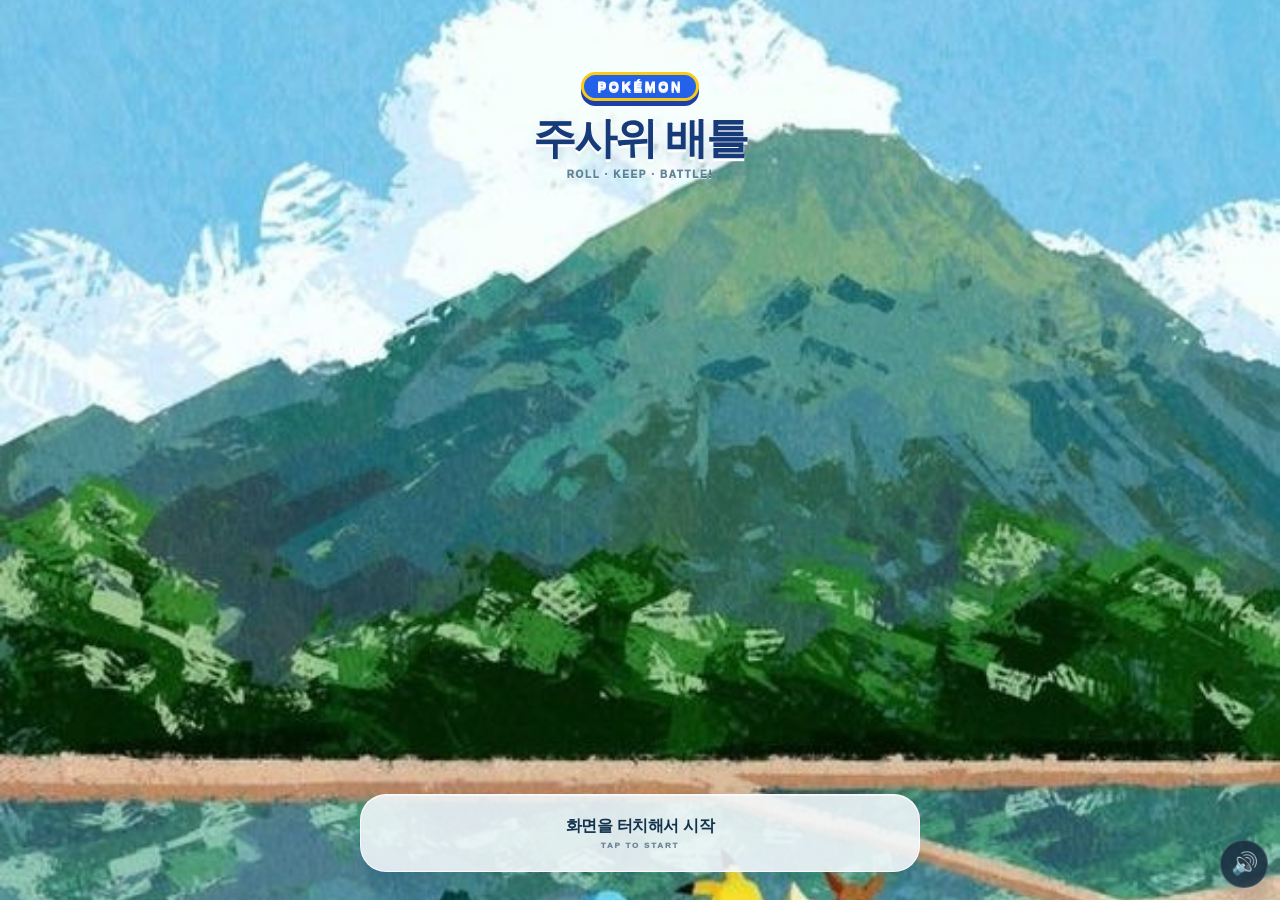
<file: index.html>
<!doctype html>
<html lang="ko">
<head>
<meta charset="utf-8">
<meta name="viewport" content="width=device-width,initial-scale=1,viewport-fit=cover,user-scalable=no">
<meta name="apple-mobile-web-app-capable" content="yes">
<meta name="theme-color" content="#111827">
<title>포켓몬 주사위 배틀 V2.3.1</title>
<link rel="stylesheet" href="css/style.css?v=343">
</head>
<body class="main-home">
<button id="soundToggle" class="sound-toggle" aria-label="효과음 켜기/끄기">🔊</button><div id="turnBanner" class="turn-banner"></div><div id="superText" class="super-text">효과가 굉장했다!</div><div class="app">
<h1>⚡ 포켓몬 주사위 배틀</h1><div id="subtitle" class="sub">게임 모드를 선택해</div>
<div class="top-actions">
  <button class="gray setup-top-action" onclick="openDex()">📘 포켓몬 도감</button>
  <button class="setup-top-action" onclick="location.reload()">🔄 새 게임</button>
  <button id="battleDexBtn" class="battle-dex-btn" onclick="openDex()">📘 포켓몬 도감</button>
  <button id="blueTeamStatusBtn" class="battle-team-tab blue-team-tab" onclick="openTeamStatus(0)">🔵 블루팀</button>
  <button id="redTeamStatusBtn" class="battle-team-tab red-team-tab" onclick="openTeamStatus(1)">🔴 레드팀</button>
</div>



<section id="modeScreen" class="home-screen">
 <div class="home-hero">

  <div class="home-logo">
   <div class="home-kicker">POKÉMON</div>
   <div class="home-title"><span>주사위 배틀</span></div>
   <div class="home-tagline">ROLL · KEEP · BATTLE!</div>
  </div>
 </div>

 <div class="home-control-area">
  <button id="tapStart" class="hero-tap-start" type="button">
   <b>화면을 터치해서 시작</b>
   <small>TAP TO START</small>
  </button>

  <div id="homeMenu" class="home-menu hidden">
   <button class="home-play solo" onclick="chooseMode('solo')">
    <span class="home-play-icon">⚡</span>
    <span><b>혼자 플레이</b><small>난이도를 선택하고 배틀</small></span>
    <span class="home-arrow">›</span>
   </button>

   <button class="home-play two" onclick="chooseMode('two')">
    <span class="home-play-icon">VS</span>
    <span><b>2인 플레이</b><small>한 화면에서 번갈아 배틀</small></span>
    <span class="home-arrow">›</span>
   </button>

   <button class="home-dex" onclick="openDex()">📘 포켓몬 도감</button>
  </div>
 </div>
</section>

<section id="difficultyScreen" class="card hidden difficulty-screen">
 <div class="screen-main-heading">
   <div class="screen-main-heading-title">난이도를 선택해</div>
   <div class="screen-main-heading-sub">SELECT DIFFICULTY</div>
  </div>
 <div class="difficulty-grid">
  <button class="diff-btn" onclick="chooseDifficulty(0)"><img class="ball-img" src="images/poke-ball-hq.png?v=271"><small>쉬움</small></button>
  <button class="diff-btn" onclick="chooseDifficulty(1)"><img class="ball-img" src="images/great-ball-hq.png?v=271"><small>보통</small></button>
  <button class="diff-btn" onclick="chooseDifficulty(2)"><img class="ball-img" src="images/ultra-ball-hq.png?v=271"><small>어려움</small></button>
  <button class="diff-btn" onclick="chooseDifficulty(3)"><img class="ball-img" src="images/master-ball-hq.png?v=271"><small>챔피언급</small></button>
 </div>
 <button class="wide gray" onclick="backToMode()">뒤로</button>
</section>


<section id="soloTeamScreen" class="card hidden solo-team-screen">
 <div class="solo-team-heading">
   <div class="solo-team-heading-main">내 팀을 선택해</div>
   <div class="solo-team-heading-sub">CHOOSE YOUR TEAM</div>
  </div>
 <div class="solo-team-grid">
  <button class="solo-team-btn blue-choice trainer-choice" onclick="chooseSoloTeam(0)">
   <span class="trainer-art-wrap"><img class="trainer-art" src="images/trainer-blue-team.jpg?v=293" alt="블루팀 트레이너"></span>
   <b>블루팀</b>
  </button>
  <button class="solo-team-btn red-choice trainer-choice" onclick="chooseSoloTeam(1)">
   <span class="trainer-art-wrap"><img class="trainer-art" src="images/trainer-red.jpg?v=293" alt="레드 트레이너"></span>
   <b>레드팀</b>
  </button>
 </div>
 <button class="wide gray" onclick="backToDifficulty()">뒤로</button>
</section>

<section id="selectScreen" class="card hidden pokemon-select-screen">
 <div class="screen-main-heading">
   <div class="screen-main-heading-title">포켓몬을 골라!</div>
   <div class="screen-main-heading-sub">CHOOSE YOUR POKÉMON</div>
  </div>
 <div id="pickTitle" class="turn">블루팀 · 3마리 선택</div>
 <div id="pickGrid" class="grid"></div>
 <button id="confirmPick" class="wide blue" disabled>선택 완료</button>
 <button id="backFromPick" class="wide gray pick-back-btn" onclick="backFromPokemonPick()">뒤로</button>
 
</section>

<section id="gameScreen" class="hidden">
 <div id="turnStrip" class="turn-strip blue">🔵 블루팀의 차례</div>
 <div id="turnText" class="turn"></div>
 <div class="arena">
  <div class="fighter" id="fighter0"><div class="hit-flash"></div><div class="effect-layer"></div><div id="p1name" class="name"></div><div id="p1type" class="type"></div><img id="p1img"><div class="hpbar"><div id="p1hp" class="hp"></div></div><div id="p1hptext" class="hptext"></div></div>
  <div class="vs">VS</div>
  <div class="fighter" id="fighter1"><div class="hit-flash"></div><div class="effect-layer"></div><div id="p2name" class="name"></div><div id="p2type" class="type"></div><img id="p2img"><div class="hpbar"><div id="p2hp" class="hp"></div></div><div id="p2hptext" class="hptext"></div></div>
 </div>

 <div class="battle-page-tabs">
  <button id="dicePageTab" class="battle-page-tab active" onclick="setBattlePage('dice')">🎲 주사위</button>
  <button id="skillPageTab" class="battle-page-tab" onclick="setBattlePage('skills')">⚡ 기술</button>
 </div>

 <div id="dicePage" class="card battle-page active">
  <b>🎲 주사위 3개</b><div class="notice">주사위를 누르면 보관/해제할 수 있어. 보관한 주사위는 다음 턴에도 남아.</div>
  <div class="dice"><div class="die" data-i="0">?</div><div class="die" data-i="1">?</div><div class="die" data-i="2">?</div></div>
  <div id="keepHint" class="keep-hint hidden">🎯 보관할 주사위를 눌러 선택해</div>
  <button id="roll" class="wide blue">주사위 굴리기</button>
 </div>

 <div id="skillPage" class="card battle-page hidden">
  <div class="actions">
   <button id="skill1" class="skill gray"></button>
   <button id="skill2" class="skill orange"></button>
   <button id="switch" class="skill green">🔄 포켓몬 교체<small>공격 대신 교체</small></button>
   <button id="pass" class="skill">턴 넘기기<small>주사위 보관</small></button>
  </div>
  <div id="log" class="log"></div>
 </div>

 <button id="quitBattleBtn" class="battle-quit-btn" onclick="quitBattle()">중단하기</button>
</section>
</div>

<div id="teamStatusModal" class="modal hidden team-status-modal" onclick="if(event.target===this)closeTeamStatus()">
 <div class="modal-inner team-status-inner">
  <div class="modal-head">
   <h2 id="teamStatusTitle">팀 상태</h2>
   <button class="close-btn" onclick="closeTeamStatus()">닫기</button>
  </div>
  <div id="teams" class="team-panels team-status-single"></div>
 </div>
</div>

<div id="dexModal" class="modal hidden">
 <div class="modal-inner">
  <div class="modal-head"><h2>📘 포켓몬 도감</h2><button class="close-btn" onclick="closeDex()">닫기</button></div>
  <div class="notice" style="margin-bottom:10px">HP, 타입, 기술과 주사위 조건을 한눈에 볼 수 있어.</div>
  <div id="dexGrid" class="dex-grid"></div>
 </div>
</div>



<div id="victoryOverlay" class="victory-overlay hidden">
 <div class="victory-card">
   <div class="victory-trophy">🏆</div>
   <div class="victory-title">VICTORY!</div>
   <div id="victoryTeam" class="victory-team"></div>
   <button class="wide blue" onclick="location.reload()">다시 플레이</button>
 </div>
</div>

<div id="switchModal" class="switch-modal hidden">
 <div class="switch-box">
  <h2>🔄 교체할 포켓몬 선택</h2>
  <div id="switchList" class="switch-list"></div>
  <button class="wide gray" onclick="closeSwitchModal()">취소</button>
 </div>
</div>

<script src="js/data.js?v=290"></script>
<script src="js/state.js?v=290"></script>
<script src="js/audio.js?v=321"></script>
<script src="js/setup.js?v=328"></script>
<script src="js/ui.js?v=344"></script>
<script src="js/dice.js?v=344"></script>
<script src="js/battle.js?v=291"></script>
<script src="js/ai.js?v=338"></script>
<script src="js/app.js?v=316"></script></body></html>
</file>
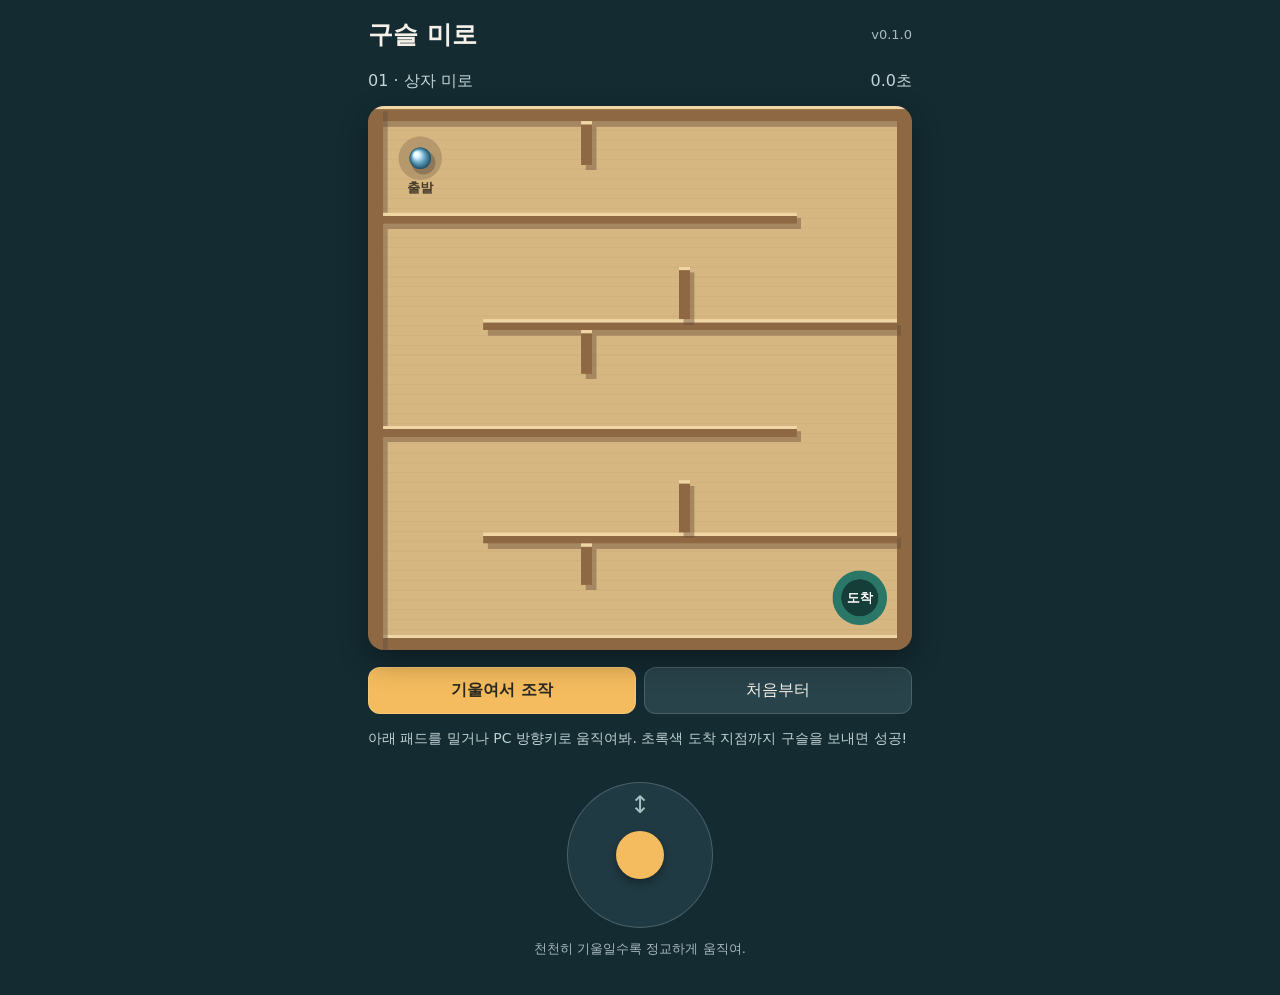
<file: marble-maze/index.html>
<!doctype html>
<html lang="ko"><meta charset="utf-8"><meta name="viewport" content="width=device-width,initial-scale=1,viewport-fit=cover"><meta name="theme-color" content="#142b32"><title>구슬 미로 · 0.1.0</title>
<style>
*{box-sizing:border-box}body{margin:0;background:#142b32;color:#f5f1e8;font-family:system-ui,sans-serif;min-height:100dvh}main{max-width:580px;margin:auto;padding: max(18px,env(safe-area-inset-top)) 18px 24px}header{display:flex;align-items:center;justify-content:space-between}h1{font-size:25px;margin:0}small{color:#a8babe;font-size:13px}.stats{display:flex;justify-content:space-between;margin:20px 0 14px;font-variant-numeric:tabular-nums;color:#c6d5d5}.board{position:relative}canvas{display:block;width:100%;border-radius:16px;box-shadow:0 12px 30px #0005;touch-action:none}button{font:inherit;border:1px solid #ffffff28;color:inherit;background:#29434b;padding:12px 15px;border-radius:12px;cursor:pointer;min-height:46px}button:focus-visible{outline:3px solid #ffd172;outline-offset:3px}button.primary{background:#f4bc5e;color:#2b281f;font-weight:700}.actions{display:flex;gap:8px;flex-wrap:wrap;margin-top:17px}.actions button{flex:1}#hint{min-height:40px;font-size:14px;line-height:1.5;color:#bfd0d0;margin:14px 0}.pad{width:146px;height:146px;border:1px solid #ffffff30;background:#203a43;border-radius:50%;margin:0 auto;position:relative;touch-action:none;user-select:none}.pad:before{content:'↕';position:absolute;inset:8px;text-align:center;color:#a7bfc3;font-size:24px}.pad:after{content:'↔';position:absolute;inset:56px 8px;text-align:center;color:#a7bfc3;font-size:24px}#stick{position:absolute;left:48px;top:48px;width:48px;height:48px;border-radius:50%;background:#f4bc5e;box-shadow:0 4px 10px #0005;z-index:1;pointer-events:none}.foot{text-align:center;font-size:13px;color:#a8babe;margin-top:12px}#result{position:absolute;inset:0;background:#142b32e8;border-radius:16px;display:flex;align-items:center;justify-content:center;text-align:center;padding:24px}#result[hidden]{display:none}#result h2{font-size:30px;margin:0 0 12px}@media(max-height:740px){main{max-width:460px}.pad{width:116px;height:116px}#stick{left:33px;top:33px}.pad:after{inset:42px 8px}.stats{margin:12px 0}#hint{margin:10px 0}}
</style>
<main><header><h1>구슬 미로</h1><small>v0.1.0</small></header><div class="stats"><span>01 · 상자 미로</span><span id="clock">0.0초</span></div><div class="board"><canvas id="game" width="1000" height="1000" aria-label="구슬을 움직여 오른쪽 아래 도착 지점으로 보내세요. 방향키 또는 아래 조작 패드 사용"></canvas><div id="result" hidden><div><h2>도착했어!</h2><p id="score"></p><button class="primary" id="again">한 번 더</button></div></div></div><div class="actions"><button id="motion" class="primary">기울여서 조작</button><button id="reset">처음부터</button></div><p id="hint" role="status">아래 패드를 밀거나 PC 방향키로 움직여봐. 초록색 도착 지점까지 구슬을 보내면 성공!</p><div class="pad" id="pad" role="group" aria-label="터치 조작 패드"><div id="stick"></div></div><p class="foot">천천히 기울일수록 정교하게 움직여.</p></main>
<script>
'use strict';
const canvas=document.querySelector('#game'),ctx=canvas.getContext('2d'),hint=document.querySelector('#hint'),clock=document.querySelector('#clock'),result=document.querySelector('#result'),pad=document.querySelector('#pad'),stick=document.querySelector('#stick');
const W=500,R=10,goal={x:452,y:452},start={x:48,y:48};
// Thin cardboard partitions. Alternating openings make a continuous route.
const walls=[[0,0,500,14],[0,486,500,14],[0,0,14,500],[486,0,14,500],[14,98,380,10],[106,196,380,10],[14,294,380,10],[106,392,380,10],[196,14,10,40],[286,148,10,48],[196,206,10,40],[286,344,10,48],[196,402,10,38]];
let ball,elapsed,won,active,last=0,accumulator=0,axis={x:0,y:0},sensor={x:0,y:0},neutral=null,motion=false,keys=new Set(),pointer=null;
const clamp=(n,a,b)=>Math.max(a,Math.min(b,n));
function reset(){ball={...start,vx:0,vy:0};elapsed=0;won=false;active=false;accumulator=0;axis={x:0,y:0};keys.clear();result.hidden=true;clock.textContent='0.0초';release();}
function collide(b,w){const [x,y,width,height]=w;let dx=b.x-clamp(b.x,x,x+width),dy=b.y-clamp(b.y,y,y+height),d=Math.hypot(dx,dy);if(d>=R)return;if(d===0){const sides=[{d:b.x-x,nx:-1,ny:0},{d:x+width-b.x,nx:1,ny:0},{d:b.y-y,nx:0,ny:-1},{d:y+height-b.y,nx:0,ny:1}].sort((a,b)=>a.d-b.d);const s=sides[0];dx=s.nx;dy=s.ny;b.x+=dx*(R+s.d);b.y+=dy*(R+s.d);}else{dx/=d;dy/=d;b.x+=dx*(R-d);b.y+=dy*(R-d);}const dot=b.vx*dx+b.vy*dy;if(dot<0){b.vx-=1.22*dot*dx;b.vy-=1.22*dot*dy;}}
function step(dt){if(won)return;let x=axis.x,y=axis.y;if(pointer===null&&motion){x=sensor.x;y=sensor.y;}if(keys.size){x=Number(keys.has('ArrowRight'))-Number(keys.has('ArrowLeft'));y=Number(keys.has('ArrowDown'))-Number(keys.has('ArrowUp'));}const len=Math.hypot(x,y);if(len>1){x/=len;y/=len;}if(Math.hypot(x,y)>.06)active=true;if(!active)return;elapsed+=dt;ball.vx=(ball.vx+x*360*dt)*Math.exp(-2.3*dt);ball.vy=(ball.vy+y*360*dt)*Math.exp(-2.3*dt);ball.x+=ball.vx*dt;ball.y+=ball.vy*dt;for(let j=0;j<2;j++)for(const w of walls)collide(ball,w);if(Math.hypot(ball.x-goal.x,ball.y-goal.y)<16){won=true;ball.vx=ball.vy=0;document.querySelector('#score').textContent=elapsed.toFixed(1)+'초 만에 미로 통과!';result.hidden=false;}}
function circle(x,y,r,fill){ctx.beginPath();ctx.arc(x,y,r,0,Math.PI*2);ctx.fillStyle=fill;ctx.fill();}
function draw(){ctx.setTransform(2,0,0,2,0,0);ctx.fillStyle='#d7b781';ctx.fillRect(0,0,W,W);ctx.strokeStyle='#b9986430';ctx.lineWidth=1;for(let i=22;i<500;i+=9){ctx.beginPath();ctx.moveTo(14,i);ctx.lineTo(486,i);ctx.stroke();}circle(start.x,start.y,20,'#b5996d');ctx.font='bold 12px system-ui';ctx.textAlign='center';ctx.fillStyle='#493e2d';ctx.fillText('출발',48,79);circle(goal.x,goal.y,25,'#2a7768');circle(goal.x,goal.y,17,'#163e38');ctx.fillStyle='#fff';ctx.fillText('도착',goal.x,goal.y+4);for(const [x,y,w,h] of walls){ctx.fillStyle='#644c3870';ctx.fillRect(x+4,y+5,w,h);ctx.fillStyle='#8e6843';ctx.fillRect(x,y,w,h);ctx.fillStyle='#f0d5a5';ctx.fillRect(x,y,w,Math.min(3,h));}circle(ball.x+3,ball.y+4,R+1,'#3f302d50');const g=ctx.createRadialGradient(ball.x-4,ball.y-4,1,ball.x,ball.y,R);g.addColorStop(0,'#fff');g.addColorStop(.22,'#d4f1ff');g.addColorStop(.55,'#6ba7c2');g.addColorStop(1,'#1b4d66');circle(ball.x,ball.y,R,g);}
function frame(t){if(!document.hidden){accumulator+=Math.min((t-last)/1000,.05);while(accumulator>=1/120){step(1/120);accumulator-=1/120;}draw();clock.textContent=elapsed.toFixed(1)+'초';}last=t;requestAnimationFrame(frame);}
function move(e){if(e.pointerId!==pointer)return;const rect=pad.getBoundingClientRect(),max=rect.width*.3;let x=(e.clientX-rect.left-rect.width/2)/max,y=(e.clientY-rect.top-rect.height/2)/max,n=Math.hypot(x,y);if(n>1){x/=n;y/=n;}axis={x,y};stick.style.transform=`translate(${x*max}px,${y*max}px)`;}
function release(){pointer=null;axis={x:0,y:0};stick.style.transform='';}
pad.addEventListener('pointerdown',e=>{if(pointer!==null)return;pointer=e.pointerId;pad.setPointerCapture(pointer);move(e);});pad.addEventListener('pointermove',move);for(const event of ['pointerup','pointercancel','lostpointercapture'])pad.addEventListener(event,e=>{if(e.pointerId===pointer)release();});
window.addEventListener('keydown',e=>{if(e.key.startsWith('Arrow')){e.preventDefault();keys.add(e.key);}});window.addEventListener('keyup',e=>keys.delete(e.key));window.addEventListener('blur',()=>{keys.clear();release();});document.addEventListener('visibilitychange',()=>{keys.clear();release();sensor={x:0,y:0};neutral=null;accumulator=0;});
function orientation(e){if(!motion||e.beta===null||e.gamma===null)return;const angle=(screen.orientation?.angle??window.orientation??0)*Math.PI/180;const x=e.gamma*Math.cos(angle)+e.beta*Math.sin(angle),y=e.beta*Math.cos(angle)-e.gamma*Math.sin(angle);if(!neutral){neutral={x,y};hint.textContent='지금 자세를 중심으로 맞췄어. 휴대폰을 천천히 기울여봐.';}sensor={x:clamp((x-neutral.x)/22,-1,1),y:clamp((y-neutral.y)/22,-1,1)};}
window.addEventListener('deviceorientation',orientation);window.addEventListener('orientationchange',()=>{neutral=null;sensor={x:0,y:0};});
document.querySelector('#motion').onclick=async()=>{if(motion){motion=false;sensor={x:0,y:0};document.querySelector('#motion').textContent='기울여서 조작';hint.textContent='터치 패드 또는 방향키로 움직여봐.';return;}try{if(!window.DeviceOrientationEvent)throw Error();if(typeof DeviceOrientationEvent.requestPermission==='function'){const permission=await DeviceOrientationEvent.requestPermission();if(permission!=='granted')throw Error();}motion=true;neutral=null;document.querySelector('#motion').textContent='터치로 전환';hint.textContent='휴대폰을 편하게 들고 잠깐 기다려줘.';setTimeout(()=>{if(motion&&!neutral){motion=false;document.querySelector('#motion').textContent='기울여서 조작';hint.textContent='기울기 신호를 받지 못했어. 터치 패드로 플레이해줘.';}},2500);}catch{hint.textContent='기울기 사용이 허용되지 않았어. 터치 패드로 플레이할 수 있어.';}};
document.querySelector('#reset').onclick=reset;document.querySelector('#again').onclick=reset;reset();requestAnimationFrame(frame);
</script></html>
</file>
<file: css/style.css>
/* Pokémon Dice Battle - UI, animations, battle effects */
:root{--bg:#f3f6fb;--card:#fff;--ink:#172033;--muted:#667085;--line:#e5e7eb;--blue:#2563eb;--red:#ef4444;--green:#16a34a}
*{box-sizing:border-box} body{margin:0;font-family:-apple-system,BlinkMacSystemFont,"Apple SD Gothic Neo",sans-serif;background:linear-gradient(#dff3ff,#f8fafc 45%,#eef2f7);color:var(--ink);min-height:100vh}
.app{max-width:760px;margin:auto;padding:calc(10px + env(safe-area-inset-top)) 12px calc(30px + env(safe-area-inset-bottom))}
h1{font-size:25px;text-align:center;margin:6px}.sub{text-align:center;color:var(--muted);font-size:13px;margin-bottom:12px}
.card{background:#fff;border-radius:20px;padding:14px;margin:12px 0;box-shadow:0 8px 25px #0f172a14}
.hidden{display:none!important}.grid{display:grid;grid-template-columns:repeat(2,1fr);gap:10px}
.pick{border:2px solid transparent;background:#f8fafc;color:var(--ink);padding:10px;border-radius:16px;text-align:center}
.pick.selected{border-color:#2563eb;background:#eff6ff}.pick img{height:110px;max-width:100%;object-fit:contain;display:block;margin:auto}.pick b{display:block;font-size:17px}
button{border:0;border-radius:14px;padding:13px;font-size:15px;font-weight:800;background:#172033;color:#fff}.wide{width:100%;margin-top:10px}.blue{background:#2563eb}.green{background:#16a34a}.orange{background:#ea580c}.gray{background:#64748b}button:disabled{opacity:.35}
.arena{display:grid;grid-template-columns:1fr 42px 1fr;gap:8px;align-items:center}.fighter{background:#fff;border-radius:18px;padding:10px;text-align:center;min-height:230px}.fighter img{width:100%;height:135px;object-fit:contain}.vs{text-align:center;font-weight:900;color:#94a3b8}
.name{font-size:19px;font-weight:900}.type{font-size:12px;color:#64748b}.hpbar{height:13px;background:#e5e7eb;border-radius:20px;overflow:hidden;margin:6px 0}.hp{height:100%;background:#22c55e;transition:.3s}.hptext{font-size:12px}
.dice{display:flex;justify-content:center;gap:9px;margin:10px}.die{width:64px;height:64px;border:2px solid #dbe3ee;border-radius:15px;display:grid;place-items:center;font-size:30px;font-weight:900;background:#fff}.die.keep{border-color:#2563eb;background:#eff6ff}
.actions{display:grid;grid-template-columns:1fr 1fr;gap:9px}.skill{min-height:58px}.skill small{display:block;font-weight:500;opacity:.85;margin-top:3px}
.teams{display:flex;gap:6px;flex-wrap:wrap}.chip{font-size:11px;background:#f1f5f9;padding:6px 8px;border-radius:999px}.dead{opacity:.35;text-decoration:line-through}
.log{background:#0f172a;color:#e5e7eb;border-radius:14px;padding:11px;min-height:80px;white-space:pre-line;font-size:13px;line-height:1.45;margin-top:10px}
.turn{text-align:center;font-size:18px;font-weight:900;margin-bottom:8px}.notice{font-size:12px;color:#64748b;line-height:1.45}

/* V2.3.1 UX */
.turn-banner{
  position:fixed;left:50%;top:42%;transform:translate(-50%,-50%) scale(.85);
  z-index:9999;padding:18px 28px;border-radius:22px;color:#fff;font-weight:1000;
  font-size:28px;letter-spacing:.5px;opacity:0;pointer-events:none;
  box-shadow:0 18px 50px #0005;transition:.18s
}
.turn-banner.show{opacity:1;transform:translate(-50%,-50%) scale(1)}
.turn-banner.blue{background:#2563eb}.turn-banner.red{background:#ef4444}

.fighter.active-blue{outline:4px solid #2563eb;box-shadow:0 0 0 7px #2563eb22,0 12px 35px #2563eb33}
.fighter.active-red{outline:4px solid #ef4444;box-shadow:0 0 0 7px #ef444422,0 12px 35px #ef444433}
.fighter.inactive{filter:saturate(.82) brightness(.93)}
.turn-strip{border-radius:14px;padding:10px 12px;text-align:center;font-weight:1000;font-size:17px;margin:10px 0;color:#fff}
.turn-strip.blue{background:#2563eb}.turn-strip.red{background:#ef4444}

@keyframes hitShake{0%,100%{transform:translateX(0)}20%{transform:translateX(-10px) rotate(-1deg)}40%{transform:translateX(9px) rotate(1deg)}60%{transform:translateX(-7px)}80%{transform:translateX(5px)}}
.hit-shake{animation:hitShake .42s ease}
.hit-flash{position:absolute;inset:0;border-radius:18px;background:#ef444455;opacity:0;pointer-events:none}
.hit-flash.on{animation:flash .36s ease}
@keyframes flash{0%{opacity:0}30%{opacity:.9}100%{opacity:0}}
.fighter{position:relative;overflow:hidden}
.damage-pop{
 position:absolute;left:50%;top:42%;transform:translate(-50%,0);
 font-size:31px;font-weight:1000;color:#dc2626;text-shadow:0 2px 0 #fff,0 3px 12px #0004;
 pointer-events:none;z-index:10;animation:damageUp .85s ease forwards
}
@keyframes damageUp{0%{opacity:0;transform:translate(-50%,10px) scale(.7)}20%{opacity:1;transform:translate(-50%,-3px) scale(1.15)}100%{opacity:0;transform:translate(-50%,-55px) scale(.95)}}
.effect-layer{position:absolute;inset:0;pointer-events:none;overflow:hidden;z-index:8}
.fx{position:absolute;font-size:32px;animation:flyFx .55s ease forwards}
@keyframes flyFx{0%{opacity:0;transform:translate(-25px,20px) scale(.5) rotate(-15deg)}20%{opacity:1}100%{opacity:0;transform:translate(35px,-25px) scale(1.25) rotate(15deg)}}
.super-text{
 position:fixed;left:50%;top:31%;transform:translate(-50%,-50%) scale(.8);z-index:9998;
 font-weight:1000;font-size:25px;color:#f59e0b;text-shadow:0 2px 0 #fff,0 4px 20px #0005;
 opacity:0;pointer-events:none
}
.super-text.show{animation:superPop .95s ease}
@keyframes superPop{0%{opacity:0;transform:translate(-50%,-50%) scale(.6)}20%{opacity:1;transform:translate(-50%,-50%) scale(1.15)}75%{opacity:1}100%{opacity:0;transform:translate(-50%,-65%) scale(1)}}

.top-actions{display:grid;grid-template-columns:1fr 1fr;gap:8px;margin-bottom:10px}
.dex-grid{display:grid;grid-template-columns:repeat(2,1fr);gap:10px}
.dex-card{background:#f8fafc;border:1px solid #e5e7eb;border-radius:16px;padding:10px}
.dex-card img{width:100%;height:105px;object-fit:contain}
.dex-card h3{margin:4px 0 2px;font-size:17px}
.dex-card .move{font-size:12px;line-height:1.4;background:#fff;border-radius:10px;padding:7px;margin-top:6px}
.dex-card .stat{font-size:12px;color:#64748b}
.modal{
 position:fixed;inset:0;background:#0f172acc;z-index:9000;padding:calc(18px + env(safe-area-inset-top)) 12px calc(18px + env(safe-area-inset-bottom));
 overflow:auto
}
.modal-inner{max-width:760px;margin:auto;background:#fff;border-radius:22px;padding:14px}
.modal-head{display:flex;align-items:center;justify-content:space-between;gap:10px;position:sticky;top:0;background:#fff;padding:5px 0 10px;z-index:2}
.modal-head h2{margin:0}
.close-btn{background:#334155;padding:10px 14px}


/* V2.3.1 battle feel */
@keyframes pokeHitBig{
  0%{transform:translate(0,0) scale(1)}
  12%{transform:translate(-18px,-3px) rotate(-4deg) scale(1.05)}
  24%{transform:translate(20px,3px) rotate(4deg) scale(.96)}
  38%{transform:translate(-15px,0) rotate(-3deg) scale(1.04)}
  52%{transform:translate(13px,2px) rotate(2deg) scale(.98)}
  68%{transform:translate(-8px,0) rotate(-1deg)}
  84%{transform:translate(5px,0)}
  100%{transform:translate(0,0) scale(1)}
}
.poke-hit-big{animation:pokeHitBig .62s cubic-bezier(.2,.8,.2,1)}
@keyframes cardImpact{
  0%,100%{transform:translate(0,0)}
  20%{transform:translate(-8px,2px)}
  40%{transform:translate(7px,-2px)}
  60%{transform:translate(-5px,1px)}
  80%{transform:translate(3px,0)}
}
.card-impact{animation:cardImpact .48s ease}
.hit-flash.on{animation:flashStrong .48s ease}
@keyframes flashStrong{0%{opacity:0}18%{opacity:1;background:#ff1f1f99}55%{opacity:.55}100%{opacity:0}}
.damage-pop{font-size:42px!important;color:#ef4444!important;text-shadow:0 3px 0 #fff,0 6px 20px #0007!important}
.fx{font-size:42px!important}

@keyframes diceRoll{
  0%{transform:scale(1) rotate(0)}
  20%{transform:scale(1.28) rotate(-12deg)}
  45%{transform:scale(1.42) rotate(15deg)}
  70%{transform:scale(1.22) rotate(-8deg)}
  100%{transform:scale(1) rotate(0)}
}
.die.rolling{animation:diceRoll .65s cubic-bezier(.2,.8,.2,1);box-shadow:0 12px 30px #2563eb44;border-color:#2563eb}

.switch-modal{
 position:fixed;inset:0;background:#0f172acc;z-index:9500;
 display:flex;align-items:center;justify-content:center;padding:18px
}
.switch-box{width:min(520px,100%);background:white;border-radius:22px;padding:16px;box-shadow:0 25px 70px #0007}
.switch-box h2{margin:0 0 10px}
.switch-list{display:grid;gap:9px}
.switch-choice{
 display:grid;grid-template-columns:68px 1fr auto;gap:10px;align-items:center;
 width:100%;background:#f8fafc;color:#172033;border:2px solid #e5e7eb;text-align:left
}
.switch-choice img{width:64px;height:64px;object-fit:contain}
.switch-choice .meta{font-size:12px;color:#64748b;margin-top:3px}
.switch-choice .hpmini{font-size:12px;font-weight:800}


/* V2.3.1 */
.difficulty-grid{display:grid;grid-template-columns:1fr 1fr;gap:10px}
.diff-btn{background:#f8fafc;color:#172033;border:2px solid #e5e7eb;min-height:105px}
.diff-btn b{display:block;font-size:17px;margin-top:6px}.diff-btn small{display:block;color:#64748b;margin-top:3px}

.difficulty-badge{font-weight:900;margin-left:5px}

.skill.unavailable{filter:grayscale(.75);opacity:.28!important;transform:none!important}
.skill.available{box-shadow:0 0 0 3px #ffffff55 inset}

@keyframes diceRollXL{
  0%{transform:scale(1) rotate(0)}
  18%{transform:scale(1.7) rotate(-25deg)}
  38%{transform:scale(1.95) rotate(30deg)}
  58%{transform:scale(1.72) rotate(-22deg)}
  78%{transform:scale(1.48) rotate(14deg)}
  100%{transform:scale(1) rotate(0)}
}
.die.rolling{animation:diceRollXL .9s cubic-bezier(.15,.8,.2,1)!important;z-index:20;box-shadow:0 22px 45px #2563eb66!important}
.dice{position:relative;min-height:82px;align-items:center}
@keyframes diceAreaPulse{0%{transform:scale(1)}45%{transform:scale(1.06)}100%{transform:scale(1)}}
.dice.burst{animation:diceAreaPulse .9s ease}

.victory-overlay{position:fixed;inset:0;z-index:12000;background:#0f172ae8;display:flex;align-items:center;justify-content:center;padding:20px}
.victory-card{width:min(560px,100%);text-align:center;border-radius:30px;padding:34px 20px;background:linear-gradient(180deg,#fff,#f8fafc);box-shadow:0 30px 90px #0009;animation:victoryIn .55s cubic-bezier(.15,.9,.2,1)}
.victory-trophy{font-size:76px;animation:trophyBounce 1s ease infinite alternate}
.victory-title{font-size:42px;font-weight:1000;margin:8px 0}
.victory-team{font-size:25px;font-weight:900;margin-bottom:16px}
@keyframes victoryIn{0%{opacity:0;transform:scale(.55) rotate(-3deg)}100%{opacity:1;transform:scale(1) rotate(0)}}
@keyframes trophyBounce{from{transform:translateY(0) rotate(-4deg)}to{transform:translateY(-10px) rotate(4deg)}}


.ball-img{
  width:68px;height:68px;object-fit:contain;display:block;margin:0 auto 4px;
  image-rendering:auto;filter:drop-shadow(0 6px 9px #0003)
}
@keyframes diceLock{
  0%{transform:scale(1);box-shadow:0 0 0 #0000}
  35%{transform:scale(1.55);box-shadow:0 0 0 8px #facc1544,0 18px 35px #0003}
  62%{transform:scale(.9)}
  100%{transform:scale(1);box-shadow:0 0 0 3px #22c55e55,0 6px 18px #0002}
}
.die.locked{animation:diceLock .38s cubic-bezier(.2,.9,.2,1);border-color:#22c55e;background:#f0fdf4}
.die.locked::after{
  content:"✓";position:absolute;right:-8px;top:-11px;width:24px;height:24px;border-radius:50%;
  background:#16a34a;color:#fff;font-size:15px;display:grid;place-items:center;border:2px solid #fff;
  animation:lockCheck .38s ease
}
.die{position:relative}
@keyframes lockCheck{0%{opacity:0;transform:scale(.2)}60%{opacity:1;transform:scale(1.25)}100%{transform:scale(1)}}


/* V2.3.1 */
@keyframes diceRollFast{
  0%{transform:scale(1) rotate(0)}
  30%{transform:scale(1.48) rotate(-22deg)}
  60%{transform:scale(1.58) rotate(24deg)}
  100%{transform:scale(1.1) rotate(-8deg)}
}
.die.rolling{
  animation:diceRollFast .46s linear!important;
  z-index:20;
  box-shadow:0 16px 34px #2563eb55!important;
}
@keyframes diceLockTogether{
  0%{transform:scale(1.1)}
  38%{transform:scale(1.48);box-shadow:0 0 0 8px #facc154c,0 18px 35px #0003}
  68%{transform:scale(.92)}
  100%{transform:scale(1);box-shadow:0 0 0 3px #22c55e55,0 7px 18px #0002}
}
.die.locked{animation:diceLockTogether .32s cubic-bezier(.18,.9,.2,1)!important;border-color:#22c55e;background:#f0fdf4}
.die.locked::after{content:"✓";position:absolute;right:-8px;top:-11px;width:24px;height:24px;border-radius:50%;background:#16a34a;color:#fff;font-size:15px;display:grid;place-items:center;border:2px solid #fff}

.team-panels{display:grid;grid-template-columns:1fr 1fr;gap:10px;margin-top:10px}
.team-panel{border-radius:16px;padding:10px;background:#f8fafc;border:2px solid #e5e7eb}
.team-panel.blue-team{border-color:#93c5fd;background:#eff6ff}
.team-panel.red-team{border-color:#fca5a5;background:#fff1f2}
.team-title{font-size:14px;font-weight:1000;margin-bottom:8px}
.team-mon{display:grid;grid-template-columns:48px 1fr;gap:8px;align-items:center;padding:7px;background:#fff;border-radius:12px;margin-top:7px;border:2px solid transparent;position:relative}
.team-mon.active-mon{border-color:#22c55e;box-shadow:0 0 0 3px #22c55e18}
.team-mon.fainted-mon{opacity:.38;filter:grayscale(1)}
.team-mon img{width:46px;height:46px;object-fit:contain}
.team-mon-name{font-size:12px;font-weight:900;display:flex;align-items:center;justify-content:space-between;gap:4px}
.team-mon-type{font-size:10px;color:#64748b;margin:2px 0 4px}
.team-hpbar{height:7px;background:#e5e7eb;border-radius:999px;overflow:hidden}
.team-hpfill{height:100%;background:#22c55e;border-radius:999px}
.team-hptext{font-size:9px;color:#475569;margin-top:3px}
.active-tag{font-size:9px;padding:2px 5px;border-radius:999px;background:#16a34a;color:#fff;white-space:nowrap}
.fainted-tag{font-size:9px;padding:2px 5px;border-radius:999px;background:#64748b;color:#fff;white-space:nowrap}
@media(max-width:520px){
  .team-panels{grid-template-columns:1fr}
  .team-mon{grid-template-columns:44px 1fr}
}


/* V2.3.1 dice polish */
@keyframes diceLockYellow{
  0%{transform:scale(1.08);background:#fff;border-color:#dbe3ee}
  35%{transform:scale(1.85);background:#fef9c3;border-color:#facc15;box-shadow:0 0 0 10px #facc1540,0 22px 45px #0004}
  65%{transform:scale(1.15);background:#fefce8;border-color:#eab308}
  100%{transform:scale(1);background:#fff;border-color:#dbe3ee;box-shadow:0 6px 14px #0f172a14}
}
.die.locked{
  animation:diceLockYellow .46s cubic-bezier(.2,.9,.2,1)!important;
  border-color:#facc15!important;
  background:#fef9c3!important;
}
.die.locked::after{
  content:"";display:none!important;
}
.dice.cpu-rolling::before{
  content:"🤖 컴퓨터 주사위!";
  position:absolute;left:50%;top:-24px;transform:translateX(-50%);
  font-size:12px;font-weight:900;color:#475569;white-space:nowrap
}


.sound-toggle{
 position:fixed;right:12px;bottom:calc(12px + env(safe-area-inset-bottom));z-index:11000;
 width:48px;height:48px;border-radius:50%;padding:0;font-size:22px;background:#111827dd;
 box-shadow:0 8px 22px #0004
}


/* V2.3.1 arcade dice finish */
@keyframes diceLockArcade{
  0%{transform:scale(1.05);filter:brightness(1)}
  28%{transform:scale(2.05);background:#fde047;border-color:#eab308;
      box-shadow:0 0 0 12px #facc154f,0 0 35px #facc1588,0 24px 48px #0004;filter:brightness(1.12)}
  58%{transform:scale(1.72);background:#fef08a;border-color:#facc15}
  100%{transform:scale(1);background:#fff;border-color:#dbe3ee;
       box-shadow:0 6px 14px #0f172a14;filter:brightness(1)}
}
.die.locked{animation:diceLockArcade .43s cubic-bezier(.18,.9,.2,1)!important}


/* V2.3.1 longer dice confirmation */
@keyframes diceLockImpact{
  0%{transform:scale(1.05);background:#fff;border-color:#dbe3ee}
  22%{transform:scale(2.08);background:#fde047;border-color:#eab308;
      box-shadow:0 0 0 12px #facc154d,0 0 42px #facc1590,0 24px 48px #0004}
  58%{transform:scale(1.82);background:#fef08a;border-color:#facc15;
      box-shadow:0 0 0 8px #facc1538,0 0 30px #facc1566}
  82%{transform:scale(1.34);background:#fef9c3;border-color:#eab308}
  100%{transform:scale(1);background:#fff;border-color:#dbe3ee;box-shadow:0 6px 14px #0f172a14}
}
.die.locked{animation:diceLockImpact .76s cubic-bezier(.18,.9,.2,1)!important}

/* V2.5.1 - iPhone smooth dice confirmation */
.die{
  transform:translateZ(0);
  backface-visibility:hidden;
  will-change:transform,opacity;
}
@keyframes diceLockSmooth{
  0%   { transform:translateZ(0) scale(1); }
  24%  { transform:translateZ(0) scale(1.62); }
  62%  { transform:translateZ(0) scale(1.42); }
  82%  { transform:translateZ(0) scale(1.10); }
  100% { transform:translateZ(0) scale(1); }
}
.die.locked{
  animation:diceLockSmooth .62s cubic-bezier(.18,.82,.2,1)!important;
  background:#fde047!important;
  border-color:#eab308!important;
  box-shadow:none!important;
  filter:none!important;
}
.die.locked::after{display:none!important}


/* V2.5.2 - seamless roll -> lock handoff */
@keyframes diceRollSeamless{
  0%   { transform:translateZ(0) scale(1) rotate(0deg); }
  18%  { transform:translateZ(0) scale(1.22) rotate(-18deg); }
  38%  { transform:translateZ(0) scale(1.34) rotate(20deg); }
  58%  { transform:translateZ(0) scale(1.25) rotate(-15deg); }
  78%  { transform:translateZ(0) scale(1.16) rotate(10deg); }
  100% { transform:translateZ(0) scale(1) rotate(0deg); }
}
.die.rolling{
  animation:diceRollSeamless .64s linear!important;
  transform-origin:center center;
  will-change:transform;
}
@keyframes diceConfirmPop{
  0%   { transform:translateZ(0) scale(1); }
  32%  { transform:translateZ(0) scale(1.52); }
  66%  { transform:translateZ(0) scale(1.28); }
  100% { transform:translateZ(0) scale(1); }
}
.die.locked{
  animation:diceConfirmPop .48s cubic-bezier(.2,.8,.2,1)!important;
  background:#fde047!important;
  border-color:#eab308!important;
  box-shadow:none!important;
  filter:none!important;
}


/* V2.5.3 - single continuous dice animation: no roll/lock handoff */
@keyframes diceRollToConfirm{
  0%   { transform:translateZ(0) scale(1) rotate(0deg); background:#fff; border-color:#dbe3ee; }
  10%  { transform:translateZ(0) scale(1.16) rotate(-18deg); }
  20%  { transform:translateZ(0) scale(1.27) rotate(19deg); }
  30%  { transform:translateZ(0) scale(1.22) rotate(-16deg); }
  40%  { transform:translateZ(0) scale(1.25) rotate(14deg); }
  50%  { transform:translateZ(0) scale(1.13) rotate(-8deg); }
  56%  { transform:translateZ(0) scale(1) rotate(0deg); background:#fff; border-color:#dbe3ee; }
  64%  { transform:translateZ(0) scale(1.52) rotate(0deg); background:#fde047; border-color:#eab308; }
  78%  { transform:translateZ(0) scale(1.38) rotate(0deg); background:#fef08a; border-color:#eab308; }
  90%  { transform:translateZ(0) scale(1.12) rotate(0deg); background:#fef9c3; border-color:#eab308; }
  100% { transform:translateZ(0) scale(1) rotate(0deg); background:#fff; border-color:#dbe3ee; }
}
.die.rolling{
  animation:diceRollToConfirm 1.14s linear!important;
  transform-origin:center center;
  will-change:transform;
  box-shadow:none!important;
  filter:none!important;
}
.die.locked{
  animation:none!important;
  box-shadow:none!important;
  filter:none!important;
}


/* V2.5.5 - keep confirmed dice yellow until the next roll */
.die.confirmed{
  background:#fde047!important;
  border-color:#eab308!important;
  box-shadow:none!important;
}


/* V2.5.7 safety: JS clears confirmed on every unrolled turn.
   Neutral dice always use white unless explicitly confirmed. */
.die:not(.confirmed):not(.rolling):not(.locked){
  background:#fff!important;
  border-color:#dbe3ee!important;
}


/* V2.5.8 - dice keep selection UI */
.keep-hint{
  margin:8px 0 4px;
  padding:8px 10px;
  border-radius:12px;
  background:#eff6ff;
  color:#1d4ed8;
  font-size:13px;
  font-weight:900;
  text-align:center;
}
.keep-hint.hidden{display:none!important}

.die.keep{
  border:3px solid #2563eb!important;
  background:#dbeafe!important;
  transform:translateZ(0) scale(1.05);
  box-shadow:0 0 0 3px #93c5fd66!important;
}
.die.keep::after{
  content:"보관";
  position:absolute;
  left:50%;
  bottom:-18px;
  transform:translateX(-50%);
  font-size:10px;
  font-weight:1000;
  color:#1d4ed8;
  white-space:nowrap;
}


/* V2.5.9 - unmistakable kept-dice selection */
.die.keep,
.die.confirmed.keep{
  position:relative;
  background:#fde047!important;       /* keep confirmed yellow */
  border:4px solid #2563eb!important; /* blue selection ring */
  box-shadow:0 0 0 4px #bfdbfe!important;
}

.die.keep::before,
.die.confirmed.keep::before{
  content:"✓";
  position:absolute;
  right:-8px;
  top:-10px;
  width:24px;
  height:24px;
  border-radius:50%;
  display:flex;
  align-items:center;
  justify-content:center;
  background:#2563eb;
  color:#fff;
  font-size:15px;
  font-weight:1000;
  line-height:1;
  z-index:3;
}

.die.keep::after,
.die.confirmed.keep::after{
  content:"보관"!important;
  display:block!important;
  position:absolute;
  left:50%;
  bottom:-24px;
  transform:translateX(-50%);
  padding:3px 7px;
  border-radius:999px;
  background:#2563eb;
  color:#fff;
  font-size:10px;
  font-weight:1000;
  line-height:1.1;
  white-space:nowrap;
  z-index:3;
}


/* V2.6.3 - kept dice use RED selection styling */
.die.keep,
.die.confirmed.keep{
  position:relative;
  background:#fde047!important;
  border:4px solid #ef4444!important;
  outline:4px solid #fecaca!important;
  outline-offset:2px!important;
  box-shadow:none!important;
}
.die.keep::before,
.die.confirmed.keep::before{
  content:"✓";
  position:absolute;
  right:-8px;
  top:-10px;
  width:24px;
  height:24px;
  border-radius:50%;
  display:flex;
  align-items:center;
  justify-content:center;
  background:#ef4444!important;
  color:#fff!important;
  font-size:15px;
  font-weight:1000;
  line-height:1;
  z-index:4;
}
.die.keep::after,
.die.confirmed.keep::after{
  content:"보관"!important;
  display:block!important;
  position:absolute;
  left:50%;
  bottom:-24px;
  transform:translateX(-50%);
  padding:3px 7px;
  border-radius:999px;
  background:#ef4444!important;
  color:#fff!important;
  font-size:10px;
  font-weight:1000;
  white-space:nowrap;
  z-index:4;
}


/* V2.6.5 - kept dice follow team color */
.die.keep.keep-blue,
.die.confirmed.keep.keep-blue{
  border-color:#2563eb!important;
  outline-color:#bfdbfe!important;
}
.die.keep.keep-blue::before,
.die.confirmed.keep.keep-blue::before,
.die.keep.keep-blue::after,
.die.confirmed.keep.keep-blue::after{
  background:#2563eb!important;
}

.die.keep.keep-red,
.die.confirmed.keep.keep-red{
  border-color:#ef4444!important;
  outline-color:#fecaca!important;
}
.die.keep.keep-red::before,
.die.confirmed.keep.keep-red::before,
.die.keep.keep-red::after,
.die.confirmed.keep.keep-red::after{
  background:#ef4444!important;
}


/* V2.6.6 - 2P Pokémon selection follows team colors */
.pick-card.selected-blue,
.pokemon-pick.selected-blue,
.select-card.selected-blue,
[data-pokemon-index].selected-blue{
  position:relative;
  border:4px solid #2563eb!important;
  box-shadow:0 0 0 4px #bfdbfe!important;
  background:#eff6ff!important;
}

.pick-card.selected-red,
.pokemon-pick.selected-red,
.select-card.selected-red,
[data-pokemon-index].selected-red{
  position:relative;
  border:4px solid #ef4444!important;
  box-shadow:0 0 0 4px #fecaca!important;
  background:#fef2f2!important;
}

.selected-blue::after{
  content:"블루팀 ✓";
  position:absolute;
  top:8px;
  right:8px;
  padding:4px 8px;
  border-radius:999px;
  background:#2563eb;
  color:white;
  font-size:11px;
  font-weight:900;
  z-index:5;
}

.selected-red::after{
  content:"레드팀 ✓";
  position:absolute;
  top:8px;
  right:8px;
  padding:4px 8px;
  border-radius:999px;
  background:#ef4444;
  color:white;
  font-size:11px;
  font-weight:900;
  z-index:5;
}

/* If both teams can select the same Pokémon, show a split indicator. */
.selected-both{
  border-color:#7c3aed!important;
  box-shadow:0 0 0 4px #ddd6fe!important;
  background:linear-gradient(135deg,#eff6ff 0 50%,#fef2f2 50% 100%)!important;
}
.selected-both::after{
  content:"🔵 블루 · 🔴 레드";
  background:#7c3aed!important;
}


/* V2.6.7 solo team selection */
.solo-team-grid{display:grid;grid-template-columns:1fr 1fr;gap:12px;margin:12px 0 16px}
.solo-team-btn{min-height:120px;background:#fff;color:#172033;border:3px solid #e5e7eb;display:flex;flex-direction:column;align-items:center;justify-content:center;gap:9px;font-size:20px}
.solo-team-btn.blue-choice{border-color:#93c5fd;background:#eff6ff}
.solo-team-btn.red-choice{border-color:#fca5a5;background:#fef2f2}
.team-orb{width:48px;height:48px;border-radius:50%;display:block;box-shadow:inset -8px -10px 14px #0002,0 7px 15px #0002}
.blue-orb{background:linear-gradient(145deg,#60a5fa,#0759c7)}
.red-orb{background:linear-gradient(145deg,#fb7185,#b91c1c)}

/* Crisp difficulty icons */
.ball-img{width:92px!important;height:92px!important;filter:drop-shadow(0 8px 10px #0003)!important}
.diff-btn{min-height:130px!important;padding:10px!important}
.diff-btn small{font-size:16px!important;font-weight:900!important;color:#334155!important;margin-top:6px!important}

/* Current Pokémon selection follows team color */
.pick.selected-team-blue{
 border:4px solid #2563eb!important;
 box-shadow:0 0 0 4px #bfdbfe!important;
 background:#eff6ff!important;
}
.pick.selected-team-red{
 border:4px solid #ef4444!important;
 box-shadow:0 0 0 4px #fecaca!important;
 background:#fef2f2!important;
}
.pick-title-blue{color:#1d4ed8!important}
.pick-title-red{color:#b91c1c!important}
.wide.red{background:#dc2626!important;color:#fff!important}


/* V2.7.0 - polished solo team selector */
.solo-team-grid{gap:14px!important}
.solo-team-btn{
  position:relative;
  overflow:hidden;
  min-height:142px!important;
  border-width:2px!important;
  border-radius:22px!important;
  box-shadow:0 10px 24px rgba(15,23,42,.07)!important;
  transition:transform .12s ease, box-shadow .12s ease!important;
}
.solo-team-btn:active{transform:scale(.975)}
.solo-team-btn.blue-choice{
  background:linear-gradient(145deg,#ffffff 0%,#eff6ff 62%,#dbeafe 100%)!important;
  border-color:#93c5fd!important;
}
.solo-team-btn.red-choice{
  background:linear-gradient(145deg,#ffffff 0%,#fff1f2 62%,#fee2e2 100%)!important;
  border-color:#fca5a5!important;
}
.team-orb{display:none!important}
.team-mark{
  width:64px;height:64px;border-radius:18px;
  display:grid;place-items:center;
  transform:rotate(45deg);
  box-shadow:inset 0 1px 0 rgba(255,255,255,.55),0 9px 18px rgba(15,23,42,.16);
}
.team-mark span{
  transform:rotate(-45deg);
  color:#fff;font-size:29px;font-weight:1000;letter-spacing:-2px;
}
.blue-mark{background:linear-gradient(145deg,#60a5fa,#1d4ed8)}
.red-mark{background:linear-gradient(145deg,#fb7185,#b91c1c)}
.solo-team-btn b{font-size:21px!important;line-height:1!important}
.solo-team-btn small{
  font-size:10px!important;
  font-weight:900!important;
  letter-spacing:1.5px!important;
  opacity:.52;
  margin-top:-3px;
}

/* High-res game-model balls: cleaner, less oversized */
.diff-btn .ball-img{
  width:104px!important;
  height:104px!important;
  object-fit:contain!important;
  filter:drop-shadow(0 10px 12px rgba(15,23,42,.22))!important;
}

/* V2.9.3 - local trainer artwork */
.solo-team-btn.trainer-choice{min-height:250px!important;padding:10px 7px 14px!important;justify-content:flex-end!important;overflow:hidden}
.trainer-art-wrap{width:100%;height:185px;display:flex;align-items:flex-end;justify-content:center;overflow:hidden;border-radius:16px}
.trainer-art{width:100%;height:100%;object-fit:cover;object-position:center top;display:block}
.solo-team-btn.trainer-choice b{margin-top:7px}
@media(max-width:430px){.solo-team-btn.trainer-choice{min-height:230px!important}.trainer-art-wrap{height:165px}}


/* =========================================================
   V3.0.0 — Pokémon-style main home screen
   ========================================================= */
body.main-home{
  background:
    radial-gradient(circle at 50% 7%,rgba(255,255,255,.92),rgba(255,255,255,0) 32%),
    linear-gradient(180deg,#87d8ff 0%,#dff6ff 47%,#f8fbff 100%);
}
body.main-home .app{
  max-width:520px;
  padding:calc(8px + env(safe-area-inset-top)) 12px calc(20px + env(safe-area-inset-bottom));
}
body.main-home .app>h1,
body.main-home .app>.sub,
body.main-home .app>.top-actions{
  display:none;
}
body.main-home #soundToggle{
  background:rgba(255,255,255,.88);
  box-shadow:0 7px 18px rgba(15,23,42,.13);
}
.home-screen{
  min-height:calc(100vh - env(safe-area-inset-top) - env(safe-area-inset-bottom) - 28px);
  display:flex;
  flex-direction:column;
  justify-content:center;
  gap:14px;
}
.home-hero{
  height:390px;
  position:relative;
  overflow:hidden;
  border-radius:34px;
  background:
    radial-gradient(circle at 50% 30%,rgba(255,255,255,.98) 0 19%,rgba(255,255,255,.58) 36%,transparent 58%),
    linear-gradient(155deg,#4fbdf9,#8fdcff 48%,#dbf6ff);
  border:1px solid rgba(255,255,255,.85);
  box-shadow:0 24px 55px rgba(15,75,120,.18),inset 0 1px 0 #fff;
}
.home-hero::before{
  content:"";
  position:absolute;
  width:330px;height:330px;
  border-radius:50%;
  border:52px solid rgba(255,255,255,.22);
  left:50%;top:49%;
  transform:translate(-50%,-50%);
}
.home-hero::after{
  content:"";
  position:absolute;
  left:0;right:0;top:50%;
  height:22px;
  background:rgba(255,255,255,.18);
  transform:translateY(-50%);
}
.home-glow{
  position:absolute;
  border-radius:50%;
  filter:blur(2px);
  background:rgba(255,255,255,.32);
}
.home-glow-a{width:160px;height:160px;left:-55px;top:-45px}
.home-glow-b{width:190px;height:190px;right:-75px;bottom:-75px}
.home-logo{
  position:absolute;
  z-index:5;
  left:50%;top:46%;
  transform:translate(-50%,-50%);
  width:88%;
  text-align:center;
  text-shadow:0 3px 0 #fff,0 8px 18px rgba(15,80,140,.16);
}
.home-kicker{
  display:inline-block;
  padding:4px 13px;
  border-radius:999px;
  background:#2563eb;
  border:3px solid #facc15;
  color:#fff;
  font-weight:1000;
  font-size:13px;
  letter-spacing:2.6px;
  box-shadow:0 5px 0 #1e40af;
}
.home-title{
  margin-top:12px;
  font-size:45px;
  line-height:.95;
  letter-spacing:-3.3px;
  font-weight:1000;
  color:#173b79;
}
.home-tagline{
  margin-top:12px;
  color:#52709a;
  font-size:11px;
  font-weight:1000;
  letter-spacing:2.2px;
}
.home-mon{
  position:absolute;
  z-index:3;
  object-fit:contain;
  filter:drop-shadow(0 12px 9px rgba(27,56,92,.17));
}
.home-pikachu{width:137px;height:137px;left:-7px;top:4px;transform:rotate(-8deg)}
.home-charmander{width:125px;height:125px;right:-3px;top:20px;transform:rotate(8deg)}
.home-squirtle{width:126px;height:126px;left:5px;bottom:4px;transform:rotate(5deg)}
.home-bulbasaur{width:132px;height:132px;right:0;bottom:0;transform:rotate(-4deg)}
.home-ball{
  position:absolute;
  z-index:2;
  width:164px;height:164px;
  left:50%;top:50%;
  transform:translate(-50%,-50%);
  border-radius:50%;
  border:13px solid rgba(23,59,121,.08);
}
.home-ball-line{
  position:absolute;left:-13px;right:-13px;top:50%;
  height:13px;background:rgba(23,59,121,.08);
  transform:translateY(-50%);
}
.home-ball-core{
  position:absolute;width:50px;height:50px;
  left:50%;top:50%;
  border-radius:50%;
  transform:translate(-50%,-50%);
  border:10px solid rgba(23,59,121,.08);
  background:rgba(255,255,255,.3);
}
.home-menu{
  display:grid;
  gap:10px;
}
.home-play{
  width:100%;
  min-height:76px;
  padding:10px 15px;
  display:grid;
  grid-template-columns:49px 1fr 22px;
  align-items:center;
  gap:12px;
  text-align:left;
  border-radius:22px;
  color:#fff;
  border:0;
  box-shadow:0 10px 20px rgba(15,23,42,.13),inset 0 1px 0 rgba(255,255,255,.4);
}
.home-play.solo{background:linear-gradient(135deg,#2468e5,#438af7)}
.home-play.two{background:linear-gradient(135deg,#ef5b44,#f47b45)}
.home-play-icon{
  width:49px;height:49px;
  border-radius:16px;
  display:grid;
  place-items:center;
  background:rgba(255,255,255,.18);
  border:1px solid rgba(255,255,255,.28);
  font-weight:1000;
  font-size:18px;
}
.home-play b{display:block;font-size:20px;line-height:1.12}
.home-play small{
  display:block;
  margin-top:4px;
  color:rgba(255,255,255,.78);
  font-size:11px;
  font-weight:700;
}
.home-arrow{
  font-size:34px;
  font-weight:300;
  opacity:.78;
  text-align:right;
}
.home-play:active{transform:scale(.985)}
.home-dex{
  min-height:49px;
  border-radius:17px;
  background:rgba(255,255,255,.9);
  color:#334155;
  border:1px solid rgba(148,163,184,.25);
  box-shadow:0 7px 18px rgba(15,23,42,.07);
  font-weight:900;
}
.home-footer{
  text-align:center;
  font-size:9px;
  letter-spacing:1.25px;
  font-weight:900;
  color:#7190aa;
  opacity:.75;
  margin-top:2px;
}
@media(max-height:760px){
  .home-hero{height:335px}
  .home-pikachu{width:119px;height:119px}
  .home-charmander{width:110px;height:110px}
  .home-squirtle{width:111px;height:111px}
  .home-bulbasaur{width:116px;height:116px}
  .home-title{font-size:40px}
  .home-play{min-height:68px}
}
@media(max-width:390px){
  .home-hero{height:360px;border-radius:29px}
  .home-title{font-size:40px}
  .home-pikachu{width:119px;height:119px}
  .home-charmander{width:110px;height:110px}
  .home-squirtle{width:112px;height:112px}
  .home-bulbasaur{width:117px;height:117px}
}

/* V3.0.1 - calmer home title */
.home-kicker{display:none!important}
.home-logo{top:47%!important}
.home-title{
  font-size:37px!important;
  line-height:1.02!important;
  letter-spacing:-2.2px!important;
  text-shadow:0 3px 0 rgba(255,255,255,.96),0 7px 16px rgba(15,80,140,.13)!important;
}
.home-title span{
  display:inline-block;
  margin-top:4px;
  font-size:43px;
  color:#173b79;
}
.home-tagline{margin-top:9px!important;letter-spacing:1.6px!important;opacity:.74}

/* V3.0.2 - restore POKÉMON wordmark, keep the layout calmer */
.home-kicker{
  display:inline-block!important;
  padding:4px 13px!important;
  border-radius:999px!important;
  background:#2563eb!important;
  border:3px solid #facc15!important;
  color:#fff!important;
  font-weight:1000!important;
  font-size:13px!important;
  letter-spacing:2.6px!important;
  box-shadow:0 5px 0 #1e40af!important;
}
.home-title{margin-top:12px!important}

/* V3.0.4 - title-screen tap to start */
.tap-start{
 position:fixed;inset:0;z-index:9999;
 display:flex;align-items:flex-end;justify-content:center;
 padding:0 20px calc(34px + env(safe-area-inset-bottom));
 background:rgba(225,246,255,.06);
 backdrop-filter:blur(.5px);
 -webkit-backdrop-filter:blur(.5px);
 cursor:pointer;
}
.tap-start.hidden{display:none!important}
.tap-start-inner{
 display:flex;flex-direction:column;align-items:center;
 color:#173b79;text-align:center;
 animation:tapPulse 1.25s ease-in-out infinite;
 text-shadow:0 2px 0 rgba(255,255,255,.9);
}
.tap-start-inner b{font-size:16px;font-weight:1000;letter-spacing:-.3px}
.tap-start-inner small{margin-top:4px;font-size:9px;font-weight:1000;letter-spacing:2px;opacity:.55}
.tap-start-ball{
 width:31px;height:31px;border:3px solid #173b79;border-radius:50%;
 position:relative;margin-bottom:9px;overflow:hidden;background:linear-gradient(#ef4444 0 46%,#fff 46% 54%,#fff 54%);
 box-shadow:0 3px 0 rgba(23,59,121,.12);
}
.tap-start-ball:before{
 content:"";position:absolute;left:-3px;right:-3px;top:50%;height:3px;
 background:#173b79;transform:translateY(-50%);
}
.tap-start-ball span{
 position:absolute;z-index:2;width:9px;height:9px;border:3px solid #173b79;
 border-radius:50%;background:#fff;left:50%;top:50%;transform:translate(-50%,-50%);
}
@keyframes tapPulse{0%,100%{opacity:.58;transform:translateY(0)}50%{opacity:1;transform:translateY(-3px)}}

/* V3.0.5 - true title screen flow */
.tap-start{display:none!important}
.hero-tap-start{
 position:absolute;
 z-index:20;
 left:50%;
 bottom:27px;
 transform:translateX(-50%);
 width:auto;
 min-width:220px;
 padding:10px 18px 9px;
 border:0;
 border-radius:999px;
 background:rgba(255,255,255,.86);
 box-shadow:0 8px 22px rgba(15,60,100,.13);
 color:#173b79;
 text-align:center;
 animation:heroTapPulse 1.25s ease-in-out infinite;
}
.hero-tap-start b{
 display:block;
 font-size:15px;
 font-weight:1000;
 letter-spacing:-.4px;
 white-space:nowrap;
}
.hero-tap-start small{
 display:block;
 margin-top:2px;
 font-size:8px;
 font-weight:1000;
 letter-spacing:1.8px;
 opacity:.55;
}
.hero-tap-start.hidden{display:none!important}
.pre-start-hidden{display:none!important}
.home-menu.menu-reveal{
 display:grid!important;
 animation:menuReveal .28s ease-out both;
}
.home-footer.menu-reveal{
 display:block!important;
 animation:menuReveal .28s ease-out both;
}
@keyframes heroTapPulse{
 0%,100%{opacity:.68;transform:translateX(-50%) translateY(0)}
 50%{opacity:1;transform:translateX(-50%) translateY(-3px)}
}
@keyframes menuReveal{
 from{opacity:0;transform:translateY(12px)}
 to{opacity:1;transform:translateY(0)}
}

/* V3.0.6 - keep title artwork fixed before/after TAP */
body.main-home .home-screen{
  justify-content:flex-start!important;
  min-height:calc(100vh - env(safe-area-inset-top) - env(safe-area-inset-bottom) - 28px)!important;
  padding-top:150px!important;
  box-sizing:border-box;
}
body.main-home .home-hero{
  flex:0 0 390px;
  margin:0!important;
}
body.main-home .home-menu{
  min-height:274px;
  margin-top:14px;
}
body.main-home .home-footer{
  min-height:18px;
}
body.main-home .home-menu.pre-start-hidden{
  display:grid!important;
  visibility:hidden!important;
  pointer-events:none!important;
}
body.main-home .home-footer.pre-start-hidden{
  display:block!important;
  visibility:hidden!important;
}
body.main-home .home-menu.menu-reveal,
body.main-home .home-footer.menu-reveal{
  visibility:visible!important;
  pointer-events:auto!important;
}
.hero-tap-start{
  bottom:24px!important;
}
@media(max-height:850px){
  body.main-home .home-screen{padding-top:115px!important}
  body.main-home .home-hero{flex-basis:370px}
}
@media(max-height:760px){
  body.main-home .home-screen{padding-top:70px!important}
  body.main-home .home-hero{flex-basis:335px}
  body.main-home .home-menu{min-height:244px}
}

/* V3.0.7 - stable refresh/title layout, TAP below artwork */
body.main-home .home-screen{
  justify-content:flex-start!important;
}
body.main-home .home-hero{
  flex:0 0 390px!important;
  min-height:390px!important;
  max-height:390px!important;
  transform:none!important;
  animation:none!important;
}
.home-control-area{
  position:relative;
  min-height:274px;
  margin-top:14px;
  flex:0 0 274px;
}
.home-control-area .home-menu{
  position:absolute;
  inset:0;
  margin:0!important;
  min-height:274px!important;
}
.hero-tap-start{
  position:absolute!important;
  z-index:20;
  left:50%!important;
  top:28px!important;
  bottom:auto!important;
  transform:translateX(-50%)!important;
  width:calc(100% - 44px)!important;
  min-width:0!important;
  max-width:360px;
  min-height:64px;
  padding:12px 18px 11px!important;
  border:0;
  border-radius:20px!important;
  background:rgba(255,255,255,.92)!important;
  box-shadow:0 9px 24px rgba(15,60,100,.11)!important;
  animation:none!important;
  transition:none!important;
}
.hero-tap-start b{
  font-size:16px!important;
}
.hero-tap-start small{
  margin-top:4px!important;
}
.home-menu.menu-reveal,
.home-footer.menu-reveal{
  animation:none!important;
  transform:none!important;
}
.home-mon,
.home-logo,
.home-ball,
.home-hero{
  transition:none!important;
}
@media(max-height:850px){
  body.main-home .home-hero{
    flex-basis:370px!important;
    min-height:370px!important;
    max-height:370px!important;
  }
  .home-control-area{min-height:258px;flex-basis:258px}
  .home-control-area .home-menu{min-height:258px!important}
}
@media(max-height:760px){
  body.main-home .home-hero{
    flex-basis:335px!important;
    min-height:335px!important;
    max-height:335px!important;
  }
  .home-control-area{min-height:236px;flex-basis:236px}
  .home-control-area .home-menu{min-height:236px!important}
  .hero-tap-start{top:20px!important}
}

/* V3.0.8 - Safari refresh stabilization
   Never reposition the title based on dynamic viewport/browser chrome height. */
body.main-home .home-screen{
  min-height:0!important;
  height:auto!important;
  padding-top:115px!important;
  justify-content:flex-start!important;
}
body.main-home .home-hero{
  width:100%!important;
  height:390px!important;
  min-height:390px!important;
  max-height:390px!important;
  flex:0 0 390px!important;
  margin:0!important;
  transform:none!important;
  animation:none!important;
}
body.main-home .home-control-area{
  position:relative!important;
  min-height:274px!important;
  height:274px!important;
  flex:0 0 274px!important;
  margin-top:28px!important;
}
body.main-home .home-control-area .home-menu{
  position:absolute!important;
  inset:0!important;
  min-height:274px!important;
  height:auto!important;
  margin:0!important;
}
body.main-home .hero-tap-start{
  top:44px!important;
  bottom:auto!important;
  transform:translateX(-50%)!important;
  animation:none!important;
  transition:none!important;
}

/* Explicitly neutralize previous height-dependent title rules. */
@media(max-height:850px){
  body.main-home .home-screen{
    min-height:0!important;
    height:auto!important;
    padding-top:115px!important;
  }
  body.main-home .home-hero{
    height:390px!important;
    min-height:390px!important;
    max-height:390px!important;
    flex-basis:390px!important;
  }
  body.main-home .home-control-area{
    min-height:274px!important;
    height:274px!important;
    flex-basis:274px!important;
    margin-top:28px!important;
  }
  body.main-home .home-control-area .home-menu{
    min-height:274px!important;
  }
  body.main-home .hero-tap-start{top:44px!important}
}
@media(max-height:760px){
  body.main-home .home-screen{
    min-height:0!important;
    height:auto!important;
    padding-top:115px!important;
  }
  body.main-home .home-hero{
    height:390px!important;
    min-height:390px!important;
    max-height:390px!important;
    flex-basis:390px!important;
  }
  body.main-home .home-control-area{
    min-height:274px!important;
    height:274px!important;
    flex-basis:274px!important;
    margin-top:28px!important;
  }
  body.main-home .home-control-area .home-menu{
    min-height:274px!important;
  }
  body.main-home .hero-tap-start{top:44px!important}
}

/* V3.0.9 - iOS Safari reload jump fix
   Safari can temporarily change env(safe-area-inset-top) while reloading.
   Main title screen must not depend on that dynamic value. */
html, body{
  margin:0;
  padding:0;
}
body.main-home .app{
  padding-top:8px!important;
  padding-bottom:20px!important;
}
body.main-home .home-screen{
  padding-top:115px!important;
  margin-top:0!important;
  top:auto!important;
}
body.main-home .home-hero,
body.main-home .home-control-area{
  position:relative;
  top:0!important;
}

/* V3.1.0 — hidden menu occupies zero space before TAP */
body.main-home{overflow-x:hidden!important}
body.main-home .home-screen{
 min-height:0!important;height:auto!important;padding-top:115px!important;
 padding-bottom:24px!important;justify-content:flex-start!important;gap:0!important;
}
body.main-home .home-hero{
 height:390px!important;min-height:390px!important;max-height:390px!important;
 flex:none!important;margin:0!important;
}
body.main-home .home-control-area{
 position:relative!important;height:auto!important;min-height:0!important;
 flex:none!important;margin-top:34px!important;
}
body.main-home .hero-tap-start{
 position:relative!important;display:block!important;left:auto!important;top:auto!important;
 bottom:auto!important;transform:none!important;width:calc(100% - 44px)!important;
 max-width:360px!important;min-height:64px!important;margin:0 auto!important;
 animation:none!important;transition:none!important;
}
body.main-home .home-menu.pre-start-hidden,
body.main-home .home-footer.pre-start-hidden{
 display:none!important;visibility:hidden!important;height:0!important;min-height:0!important;
 margin:0!important;padding:0!important;overflow:hidden!important;pointer-events:none!important;
}
body.main-home .home-menu{
 position:relative!important;inset:auto!important;height:auto!important;min-height:0!important;margin:0!important;
}
body.main-home .home-menu.menu-reveal{
 display:grid!important;visibility:visible!important;height:auto!important;min-height:0!important;
 margin:0!important;padding:0!important;pointer-events:auto!important;animation:none!important;transform:none!important;
}
body.main-home .home-footer.menu-reveal{
 display:block!important;visibility:visible!important;height:auto!important;min-height:0!important;
 margin-top:16px!important;padding:0!important;animation:none!important;transform:none!important;
}
body.main-home .hero-tap-start.hidden{display:none!important}
@media(max-height:850px), (max-height:760px){
 body.main-home .home-screen{min-height:0!important;height:auto!important;padding-top:115px!important;padding-bottom:24px!important}
 body.main-home .home-hero{height:390px!important;min-height:390px!important;max-height:390px!important;flex:none!important}
 body.main-home .home-control-area{height:auto!important;min-height:0!important;flex:none!important;margin-top:34px!important}
 body.main-home .home-control-area .home-menu{height:auto!important;min-height:0!important}
}

/* =========================================================
   V3.1.1 — illustrated title background
   ========================================================= */
body.main-home{
  background:#82d5f2!important;
}

body.main-home .app{
  max-width:none!important;
  width:100%!important;
  padding:0!important;
}

body.main-home .home-screen{
  position:relative!important;
  width:100%!important;
  min-height:100svh!important;
  height:auto!important;
  padding:0!important;
  margin:0!important;
  background:
    linear-gradient(to bottom,rgba(255,255,255,.02),rgba(255,255,255,.02)),
    url("../images/title-background.jpg?v=311") center center / cover no-repeat!important;
}

/* The old blue hero card becomes transparent so the illustration is the title scene. */
body.main-home .home-hero{
  position:relative!important;
  width:100%!important;
  height:100svh!important;
  min-height:100svh!important;
  max-height:none!important;
  flex:none!important;
  margin:0!important;
  border:0!important;
  border-radius:0!important;
  background:transparent!important;
  box-shadow:none!important;
  overflow:hidden!important;
}

/* Remove the old decorative Pokémon and pokéball graphics;
   the uploaded artwork already contains Pokémon. */
body.main-home .home-hero::before,
body.main-home .home-hero::after,
body.main-home .home-glow,
body.main-home .home-mon,
body.main-home .home-ball{
  display:none!important;
}

/* Title logo stays readable over the artwork. */
body.main-home .home-logo{
  top:21%!important;
  width:90%!important;
  z-index:5!important;
  text-shadow:0 2px 0 rgba(255,255,255,.9),0 7px 16px rgba(0,66,99,.18)!important;
}

body.main-home .home-kicker{
  background:#2563eb!important;
  border-color:#facc15!important;
  color:#fff!important;
}

body.main-home .home-title span{
  color:#173b79!important;
}

body.main-home .home-tagline{
  color:#315c78!important;
  text-shadow:0 1px 0 rgba(255,255,255,.85)!important;
}

/* TAP area overlays the bottom of the artwork without causing pre-scroll. */
body.main-home .home-control-area{
  position:absolute!important;
  left:0!important;
  right:0!important;
  bottom:calc(44px + env(safe-area-inset-bottom))!important;
  margin:0!important;
  padding:0 18px!important;
  height:auto!important;
  min-height:0!important;
  z-index:10!important;
}

body.main-home .hero-tap-start{
  width:min(360px,calc(100% - 20px))!important;
  margin:0 auto!important;
  background:rgba(255,255,255,.88)!important;
  backdrop-filter:blur(8px)!important;
  -webkit-backdrop-filter:blur(8px)!important;
}

/* Before TAP, absolutely no hidden menu layout space. */
body.main-home .home-menu.pre-start-hidden,
body.main-home .home-footer.pre-start-hidden{
  display:none!important;
  height:0!important;
  min-height:0!important;
  margin:0!important;
  padding:0!important;
}

/* After TAP, menu overlays the lower title area instead of moving the background/logo. */
body.main-home .home-menu.menu-reveal{
  position:absolute!important;
  left:18px!important;
  right:18px!important;
  bottom:calc(32px + env(safe-area-inset-bottom))!important;
  display:grid!important;
  gap:10px!important;
  z-index:12!important;
  background:transparent!important;
}

body.main-home .home-footer.menu-reveal{
  display:none!important;
}

/* Prevent the title page itself from scrolling. */
body.main-home{
  overflow:hidden!important;
  height:100svh!important;
}
body.main-home .home-screen{
  overflow:hidden!important;
}

@supports(height:100dvh){
  body.main-home,
  body.main-home .home-screen,
  body.main-home .home-hero{
    min-height:100dvh!important;
    height:100dvh!important;
  }
}

/* =========================================================
   V3.1.2 — clean title/menu rebuild
   ========================================================= */
body.main-home{
  margin:0!important;
  padding:0!important;
  height:100svh!important;
  overflow:hidden!important;
  background:#7fd2ef!important;
}
body.main-home .app{
  width:100%!important;
  max-width:none!important;
  height:100svh!important;
  padding:0!important;
  margin:0!important;
  overflow:hidden!important;
}
body.main-home .home-screen{
  position:relative!important;
  width:100%!important;
  height:100svh!important;
  min-height:100svh!important;
  padding:0!important;
  margin:0!important;
  display:block!important;
  overflow:hidden!important;
  background:url("../images/title-background.jpg?v=312") center center/cover no-repeat!important;
}
body.main-home .home-hero{
  position:absolute!important;
  inset:0!important;
  width:100%!important;
  height:100%!important;
  min-height:0!important;
  max-height:none!important;
  margin:0!important;
  padding:0!important;
  border:0!important;
  border-radius:0!important;
  background:transparent!important;
  box-shadow:none!important;
  overflow:visible!important;
}
body.main-home .home-hero::before,
body.main-home .home-hero::after,
body.main-home .home-glow,
body.main-home .home-mon,
body.main-home .home-ball{
  display:none!important;
}
body.main-home .home-logo{
  position:absolute!important;
  left:50%!important;
  top:17.5%!important;
  transform:translateX(-50%)!important;
  width:88%!important;
  text-align:center!important;
  z-index:4!important;
}
body.main-home .home-kicker{
  display:inline-block!important;
  padding:4px 13px!important;
  font-size:13px!important;
}
body.main-home .home-title{
  margin-top:12px!important;
  font-size:37px!important;
  line-height:1!important;
}
body.main-home .home-title span{
  font-size:43px!important;
}
body.main-home .home-tagline{
  margin-top:9px!important;
  font-size:10px!important;
}
body.main-home .home-control-area{
  position:absolute!important;
  left:16px!important;
  right:16px!important;
  bottom:calc(30px + env(safe-area-inset-bottom))!important;
  height:auto!important;
  min-height:0!important;
  margin:0!important;
  padding:0!important;
  z-index:10!important;
}
body.main-home .hero-tap-start{
  position:relative!important;
  display:block!important;
  left:auto!important;
  top:auto!important;
  bottom:auto!important;
  transform:none!important;
  width:min(360px,100%)!important;
  min-height:62px!important;
  margin:0 auto!important;
  padding:11px 16px!important;
  border-radius:18px!important;
  background:rgba(255,255,255,.90)!important;
  color:#173b79!important;
  box-shadow:0 8px 20px rgba(15,60,100,.12)!important;
  animation:none!important;
}
body.main-home .hero-tap-start.hidden{display:none!important}
body.main-home .home-menu.pre-start-hidden{
  display:none!important;
}
body.main-home .home-menu.menu-reveal{
  display:grid!important;
  position:relative!important;
  inset:auto!important;
  grid-template-columns:1fr!important;
  gap:10px!important;
  width:100%!important;
  height:auto!important;
  min-height:0!important;
  margin:0!important;
  padding:0!important;
  animation:none!important;
  transform:none!important;
}
body.main-home .home-play{
  min-height:72px!important;
  height:72px!important;
  padding:9px 14px!important;
  grid-template-columns:46px 1fr 20px!important;
  gap:11px!important;
  border-radius:20px!important;
}
body.main-home .home-play-icon{
  width:46px!important;
  height:46px!important;
  border-radius:14px!important;
  font-size:17px!important;
}
body.main-home .home-play b{
  font-size:19px!important;
}
body.main-home .home-play small{
  margin-top:3px!important;
  font-size:10px!important;
}
body.main-home .home-arrow{
  font-size:30px!important;
}
body.main-home .home-dex{
  min-height:48px!important;
  height:48px!important;
  border-radius:16px!important;
}
body.main-home .home-footer{
  display:none!important;
}
@supports(height:100dvh){
  body.main-home,
  body.main-home .app,
  body.main-home .home-screen{
    height:100dvh!important;
    min-height:100dvh!important;
  }
}

/* =========================================================
   V3.1.3 — stable title controls
   ========================================================= */
body.main-home .home-control-area{
  position:fixed!important;
  left:18px!important;
  right:18px!important;
  bottom:calc(34px + env(safe-area-inset-bottom))!important;
  z-index:50!important;
  height:auto!important;
  min-height:0!important;
  margin:0!important;
  padding:0!important;
  pointer-events:auto!important;
}

body.main-home .hero-tap-start{
  display:block!important;
  position:relative!important;
  width:min(360px,100%)!important;
  min-height:62px!important;
  margin:0 auto!important;
  padding:11px 16px!important;
  left:auto!important;
  right:auto!important;
  top:auto!important;
  bottom:auto!important;
  transform:none!important;
  z-index:51!important;
}
body.main-home .hero-tap-start.hidden{
  display:none!important;
}

body.main-home #homeMenu{
  position:relative!important;
  display:grid!important;
  grid-template-columns:1fr!important;
  gap:10px!important;
  width:100%!important;
  max-width:520px!important;
  margin:0 auto!important;
  padding:0!important;
  height:auto!important;
  min-height:0!important;
  inset:auto!important;
  z-index:52!important;
  visibility:visible!important;
  opacity:1!important;
  transform:none!important;
  animation:none!important;
}
body.main-home #homeMenu.hidden{
  display:none!important;
}

body.main-home #homeMenu .home-play{
  width:100%!important;
  height:72px!important;
  min-height:72px!important;
  margin:0!important;
}
body.main-home #homeMenu .home-dex{
  width:100%!important;
  height:48px!important;
  min-height:48px!important;
  margin:0!important;
}

/* Prevent old experimental home-menu rules from affecting #homeMenu */
body.main-home #homeMenu.pre-start-hidden,
body.main-home #homeMenu.menu-reveal{
  position:relative!important;
  inset:auto!important;
}

/* =========================================================
   V3.1.4 — title layout: top artwork + bottom controls
   No fixed/absolute menu positioning.
   ========================================================= */
body.main-home{
  margin:0!important;
  padding:0!important;
  min-height:100svh!important;
  height:auto!important;
  overflow-x:hidden!important;
  overflow-y:auto!important;
  background:#7fd2ef!important;
}

body.main-home .app{
  width:100%!important;
  max-width:none!important;
  min-height:100svh!important;
  height:auto!important;
  margin:0!important;
  padding:0!important;
  overflow:visible!important;
}

body.main-home .home-screen{
  width:100%!important;
  min-height:100svh!important;
  height:auto!important;
  margin:0!important;
  padding:0 0 calc(24px + env(safe-area-inset-bottom))!important;
  display:flex!important;
  flex-direction:column!important;
  justify-content:flex-start!important;
  gap:0!important;
  overflow:visible!important;
  background:#7fd2ef!important;
}

/* Artwork/title occupies a fixed visual section. */
body.main-home .home-hero{
  position:relative!important;
  inset:auto!important;
  width:100%!important;
  height:auto!important;
  min-height:0!important;
  max-height:none!important;
  aspect-ratio:602 / 950!important;
  flex:none!important;
  margin:0!important;
  padding:0!important;
  border:0!important;
  border-radius:0!important;
  overflow:hidden!important;
  background:url("../images/title-background.jpg?v=314") center 38% / cover no-repeat!important;
  box-shadow:none!important;
}

/* Logo stays inside artwork and never moves when menu changes. */
body.main-home .home-logo{
  position:absolute!important;
  left:50%!important;
  top:18%!important;
  transform:translateX(-50%)!important;
  width:88%!important;
  margin:0!important;
  z-index:4!important;
}

/* Controls are always BELOW the artwork. */
body.main-home .home-control-area{
  position:relative!important;
  inset:auto!important;
  left:auto!important;
  right:auto!important;
  top:auto!important;
  bottom:auto!important;
  width:100%!important;
  height:auto!important;
  min-height:0!important;
  flex:none!important;
  box-sizing:border-box!important;
  margin:0!important;
  padding:18px 18px 0!important;
  z-index:10!important;
  background:#7fd2ef!important;
}

/* Start button lives in normal flow below artwork. */
body.main-home .hero-tap-start{
  position:relative!important;
  inset:auto!important;
  left:auto!important;
  right:auto!important;
  top:auto!important;
  bottom:auto!important;
  transform:none!important;
  display:block!important;
  width:min(360px,100%)!important;
  min-height:62px!important;
  margin:0 auto!important;
  padding:11px 16px!important;
  z-index:auto!important;
}
body.main-home .hero-tap-start.hidden{
  display:none!important;
}

/* Menu replaces start button in exactly the same bottom area. */
body.main-home #homeMenu{
  position:relative!important;
  inset:auto!important;
  left:auto!important;
  right:auto!important;
  top:auto!important;
  bottom:auto!important;
  width:100%!important;
  max-width:520px!important;
  height:auto!important;
  min-height:0!important;
  margin:0 auto!important;
  padding:0!important;
  grid-template-columns:1fr!important;
  gap:10px!important;
  z-index:auto!important;
  transform:none!important;
  animation:none!important;
}
body.main-home #homeMenu.hidden{
  display:none!important;
}
body.main-home #homeMenu:not(.hidden){
  display:grid!important;
}

body.main-home #homeMenu .home-play{
  width:100%!important;
  height:72px!important;
  min-height:72px!important;
  margin:0!important;
}
body.main-home #homeMenu .home-dex{
  width:100%!important;
  height:48px!important;
  min-height:48px!important;
  margin:0!important;
}

body.main-home .home-footer{
  display:none!important;
}

/* Do not let old viewport-height experiments move anything. */
@media(max-height:850px), (max-height:760px){
  body.main-home .home-screen{
    min-height:100svh!important;
    height:auto!important;
    padding:0 0 calc(24px + env(safe-area-inset-bottom))!important;
  }
  body.main-home .home-hero{
    aspect-ratio:602 / 950!important;
    height:auto!important;
    min-height:0!important;
    max-height:none!important;
  }
  body.main-home .home-control-area{
    position:relative!important;
    inset:auto!important;
    width:100%!important;
    height:auto!important;
    min-height:0!important;
    margin:0!important;
    padding:18px 18px 0!important;
  }
}

@supports(height:100dvh){
  body.main-home .app,
  body.main-home .home-screen{
    min-height:100dvh!important;
    height:auto!important;
  }
}

/* =========================================================
   V3.1.5 — iPhone/iPad title screen normalization
   ========================================================= */

/* Base title layout */
body.main-home{
  margin:0!important;
  padding:0!important;
  min-height:100vh!important;
  background:#7fd2ef!important;
  overflow-x:hidden!important;
  overflow-y:auto!important;
}
body.main-home .app{
  width:100%!important;
  max-width:none!important;
  min-height:100vh!important;
  padding:0!important;
  margin:0!important;
}
body.main-home .home-screen{
  width:100%!important;
  min-height:100vh!important;
  height:auto!important;
  display:flex!important;
  flex-direction:column!important;
  align-items:center!important;
  justify-content:flex-start!important;
  padding:0 0 28px!important;
  margin:0!important;
  background:#7fd2ef!important;
  overflow:visible!important;
}

/* Artwork: fixed visual ratio, but capped on tablets */
body.main-home .home-hero{
  position:relative!important;
  width:100%!important;
  max-width:760px!important;
  height:auto!important;
  min-height:0!important;
  max-height:none!important;
  aspect-ratio:602/930!important;
  flex:none!important;
  margin:0 auto!important;
  background:url("../images/title-background.jpg?v=315") center 42%/cover no-repeat!important;
  border:0!important;
  border-radius:0!important;
  box-shadow:none!important;
  overflow:hidden!important;
}

/* Title logo centered in artwork */
body.main-home .home-logo{
  position:absolute!important;
  left:50%!important;
  top:18%!important;
  transform:translateX(-50%)!important;
  width:86%!important;
  z-index:4!important;
}

/* Controls are below artwork, in normal flow */
body.main-home .home-control-area{
  position:relative!important;
  inset:auto!important;
  width:100%!important;
  max-width:560px!important;
  margin:0 auto!important;
  padding:18px 18px 0!important;
  box-sizing:border-box!important;
  z-index:10!important;
  background:#7fd2ef!important;
}

/* Start button */
body.main-home .hero-tap-start{
  position:relative!important;
  inset:auto!important;
  display:block!important;
  width:min(360px,100%)!important;
  min-height:62px!important;
  margin:0 auto!important;
  padding:11px 16px!important;
  transform:none!important;
}
body.main-home .hero-tap-start.hidden{
  display:none!important;
}

/* Menu: robust visibility */
body.main-home #homeMenu{
  position:relative!important;
  inset:auto!important;
  width:100%!important;
  max-width:520px!important;
  height:auto!important;
  min-height:0!important;
  margin:0 auto!important;
  padding:0!important;
  grid-template-columns:1fr!important;
  gap:10px!important;
  transform:none!important;
  animation:none!important;
}
body.main-home #homeMenu.hidden{
  display:none!important;
}
body.main-home #homeMenu:not(.hidden){
  display:grid!important;
  visibility:visible!important;
  opacity:1!important;
}

body.main-home #homeMenu .home-play{
  width:100%!important;
  height:72px!important;
  min-height:72px!important;
  margin:0!important;
}
body.main-home #homeMenu .home-dex{
  width:100%!important;
  height:48px!important;
  min-height:48px!important;
  margin:0!important;
}
body.main-home .home-footer{
  display:none!important;
}

/* iPad/tablet tuning */
@media(min-width:700px){
  body.main-home .home-screen{
    padding-top:18px!important;
  }
  body.main-home .home-hero{
    width:min(76vw,680px)!important;
    aspect-ratio:602/900!important;
    border-radius:22px!important;
    margin-top:10px!important;
  }
  body.main-home .home-control-area{
    max-width:620px!important;
    padding-top:20px!important;
  }
  body.main-home .hero-tap-start{
    width:380px!important;
    min-height:66px!important;
    font-size:18px!important;
  }
  body.main-home #homeMenu{
    max-width:600px!important;
  }
  body.main-home #homeMenu .home-play{
    height:78px!important;
    min-height:78px!important;
  }
  body.main-home #homeMenu .home-dex{
    height:52px!important;
    min-height:52px!important;
  }
}

/* Landscape tablets */
@media(min-width:900px) and (orientation:landscape){
  body.main-home .home-screen{
    flex-direction:row!important;
    justify-content:center!important;
    align-items:center!important;
    gap:28px!important;
    min-height:100vh!important;
    padding:24px!important;
    box-sizing:border-box!important;
  }
  body.main-home .home-hero{
    width:min(52vw,660px)!important;
    max-height:88vh!important;
    aspect-ratio:602/900!important;
    margin:0!important;
  }
  body.main-home .home-control-area{
    width:min(38vw,520px)!important;
    max-width:520px!important;
    padding:0!important;
    background:transparent!important;
  }
}

/* =========================================================
   V3.1.6 — full-screen title + reliable bottom controls
   ========================================================= */
body.main-home{
  margin:0!important;
  padding:0!important;
  width:100%!important;
  height:100svh!important;
  min-height:100svh!important;
  overflow:hidden!important;
  background:#7fd2ef!important;
}

body.main-home .app,
body.main-home #modeScreen.home-screen{
  position:relative!important;
  width:100%!important;
  max-width:none!important;
  height:100svh!important;
  min-height:100svh!important;
  margin:0!important;
  padding:0!important;
  overflow:hidden!important;
}

/* Full-screen illustration */
body.main-home #modeScreen.home-screen{
  display:block!important;
  background:
    url("../images/title-background.jpg?v=316")
    center center / cover no-repeat!important;
}

/* Hero is only an overlay layer now; it does not size/crop the background. */
body.main-home .home-hero{
  position:absolute!important;
  inset:0!important;
  width:100%!important;
  height:100%!important;
  min-height:0!important;
  max-height:none!important;
  aspect-ratio:auto!important;
  margin:0!important;
  padding:0!important;
  background:transparent!important;
  border:0!important;
  border-radius:0!important;
  box-shadow:none!important;
  overflow:visible!important;
}

/* Logo overlay */
body.main-home .home-logo{
  position:absolute!important;
  left:50%!important;
  top:max(8.5%, calc(env(safe-area-inset-top) + 28px))!important;
  transform:translateX(-50%)!important;
  width:min(88%,520px)!important;
  margin:0!important;
  z-index:5!important;
  text-align:center!important;
}

/* All title controls occupy one bottom area. */
body.main-home .home-control-area{
  position:absolute!important;
  left:50%!important;
  right:auto!important;
  top:auto!important;
  bottom:calc(24px + env(safe-area-inset-bottom))!important;
  transform:translateX(-50%)!important;
  width:min(calc(100% - 32px),560px)!important;
  height:auto!important;
  min-height:0!important;
  margin:0!important;
  padding:0!important;
  box-sizing:border-box!important;
  background:transparent!important;
  z-index:50!important;
}

/* TAP only before entering menu */
body.main-home #tapStart.hero-tap-start{
  position:relative!important;
  inset:auto!important;
  left:auto!important;
  right:auto!important;
  top:auto!important;
  bottom:auto!important;
  transform:none!important;
  display:block!important;
  width:100%!important;
  min-height:64px!important;
  margin:0!important;
  padding:12px 16px!important;
  border-radius:20px!important;
  background:rgba(255,255,255,.92)!important;
  box-shadow:0 8px 22px rgba(20,72,102,.14)!important;
  animation:none!important;
}
body.main-home #tapStart.hero-tap-start.hidden{
  display:none!important;
}

/* Menu only after TAP */
body.main-home #homeMenu{
  position:relative!important;
  inset:auto!important;
  width:100%!important;
  max-width:none!important;
  height:auto!important;
  min-height:0!important;
  margin:0!important;
  padding:0!important;
  grid-template-columns:1fr!important;
  gap:10px!important;
  transform:none!important;
  animation:none!important;
  visibility:visible!important;
  opacity:1!important;
}
body.main-home #homeMenu.hidden{
  display:none!important;
}
body.main-home #homeMenu:not(.hidden){
  display:grid!important;
}

body.main-home #homeMenu .home-play{
  width:100%!important;
  height:72px!important;
  min-height:72px!important;
  margin:0!important;
}
body.main-home #homeMenu .home-dex{
  width:100%!important;
  height:48px!important;
  min-height:48px!important;
  margin:0!important;
}
body.main-home .home-footer{
  display:none!important;
}

/* Tablet portrait: same full-screen background, controls stay near bottom. */
@media(min-width:700px) and (orientation:portrait){
  body.main-home .home-logo{
    width:min(62%,520px)!important;
    top:max(8%, calc(env(safe-area-inset-top) + 30px))!important;
  }
  body.main-home .home-control-area{
    width:min(62%,600px)!important;
    bottom:calc(30px + env(safe-area-inset-bottom))!important;
  }
  body.main-home #tapStart.hero-tap-start{
    min-height:68px!important;
  }
  body.main-home #homeMenu .home-play{
    height:78px!important;
    min-height:78px!important;
  }
  body.main-home #homeMenu .home-dex{
    height:52px!important;
    min-height:52px!important;
  }
}

/* Tablet landscape: keep the illustration full-screen and put menu bottom-center. */
@media(min-width:900px) and (orientation:landscape){
  body.main-home #modeScreen.home-screen{
    display:block!important;
  }
  body.main-home .home-logo{
    width:min(44%,500px)!important;
    top:max(7%, calc(env(safe-area-inset-top) + 24px))!important;
  }
  body.main-home .home-control-area{
    width:min(50%,600px)!important;
    bottom:calc(24px + env(safe-area-inset-bottom))!important;
  }
}

@supports(height:100dvh){
  body.main-home,
  body.main-home .app,
  body.main-home #modeScreen.home-screen{
    height:100dvh!important;
    min-height:100dvh!important;
  }
}

/* =========================================================
   V3.1.7 — iPad portrait centering fix
   Keep phone/buttons unchanged.
   ========================================================= */
@media(min-width:700px) and (orientation:portrait){
  body.main-home #modeScreen.home-screen{
    background-position:50% 50%!important;
    background-size:cover!important;
  }

  body.main-home .home-hero{
    left:0!important;
    right:0!important;
    width:100%!important;
    margin:0!important;
    transform:none!important;
  }

  body.main-home .home-logo{
    left:50%!important;
    right:auto!important;
    transform:translateX(-50%)!important;
    margin-left:0!important;
    margin-right:0!important;
    text-align:center!important;
  }
}

/* Wider iPads / Stage Manager portrait-like widths */
@media(min-width:900px) and (max-width:1199px) and (orientation:portrait){
  body.main-home #modeScreen.home-screen{
    background-position:center center!important;
  }
  body.main-home .home-logo{
    left:50%!important;
    transform:translateX(-50%)!important;
  }
}

/* =========================================================
   V3.1.8 — iPad title true viewport centering
   ========================================================= */
@media(min-width:700px){
  body.main-home #modeScreen.home-screen{
    background-position:54% 50%!important;
  }

  body.main-home .home-hero{
    position:absolute!important;
    inset:0!important;
    width:100vw!important;
    height:100%!important;
    margin:0!important;
    padding:0!important;
  }

  /* Center against the actual Safari viewport, not any inherited parent box. */
  body.main-home .home-hero .home-logo{
    position:fixed!important;
    left:50vw!important;
    right:auto!important;
    top:max(8%, calc(env(safe-area-inset-top) + 30px))!important;
    width:min(62vw,520px)!important;
    margin:0!important;
    transform:translateX(-50%)!important;
    text-align:center!important;
    z-index:5!important;
  }

  /* Bottom controls already look correct; keep them viewport-centered too. */
  body.main-home .home-control-area{
    left:50vw!important;
    right:auto!important;
    transform:translateX(-50%)!important;
  }
}

/* iPad portrait gets a tiny extra background focal-point correction. */
@media(min-width:700px) and (orientation:portrait){
  body.main-home #modeScreen.home-screen{
    background-position:55% 50%!important;
  }
}

/* =========================================================
   V3.1.9 — modern glass controls only
   Background/logo/layout intentionally untouched.
   ========================================================= */

/* Shared glass language */
body.main-home #tapStart.hero-tap-start,
body.main-home #homeMenu .home-play,
body.main-home #homeMenu .home-dex{
  -webkit-backdrop-filter:blur(22px) saturate(145%)!important;
  backdrop-filter:blur(22px) saturate(145%)!important;
  border:1px solid rgba(255,255,255,.52)!important;
  box-shadow:
    inset 0 1px 0 rgba(255,255,255,.58),
    0 10px 28px rgba(17,64,91,.13)!important;
  color:#12324d!important;
}

/* TAP TO START */
body.main-home #tapStart.hero-tap-start{
  background:linear-gradient(
    135deg,
    rgba(255,255,255,.40),
    rgba(255,255,255,.20)
  )!important;
  border-radius:24px!important;
  min-height:72px!important;
}
body.main-home #tapStart .tap-main{
  font-weight:800!important;
  letter-spacing:-.03em!important;
  color:#12324d!important;
}
body.main-home #tapStart .tap-sub{
  color:rgba(18,50,77,.58)!important;
  letter-spacing:.24em!important;
}

/* Play buttons: remove old solid blue/red blocks */
body.main-home #homeMenu .home-play{
  position:relative!important;
  overflow:hidden!important;
  background:linear-gradient(
    135deg,
    rgba(255,255,255,.34),
    rgba(255,255,255,.16)
  )!important;
  border-radius:24px!important;
  min-height:76px!important;
  height:76px!important;
  padding:10px 18px 10px 12px!important;
}

/* very subtle distinction between the two actions */
body.main-home #homeMenu .home-play.solo{
  background:linear-gradient(
    135deg,
    rgba(229,244,255,.48),
    rgba(255,255,255,.16)
  )!important;
}
body.main-home #homeMenu .home-play.two{
  background:linear-gradient(
    135deg,
    rgba(255,239,235,.44),
    rgba(255,255,255,.16)
  )!important;
}

/* Modern compact circular icon */
body.main-home #homeMenu .home-play-icon{
  width:48px!important;
  height:48px!important;
  min-width:48px!important;
  border-radius:50%!important;
  display:flex!important;
  align-items:center!important;
  justify-content:center!important;
  background:rgba(255,255,255,.30)!important;
  border:1px solid rgba(255,255,255,.58)!important;
  box-shadow:inset 0 1px 0 rgba(255,255,255,.52)!important;
  color:#153750!important;
  font-size:13px!important;
  font-weight:900!important;
  letter-spacing:-3px!important;
}

/* Typography */
body.main-home #homeMenu .home-play-title{
  color:#12324d!important;
  font-weight:800!important;
  letter-spacing:-.035em!important;
}
body.main-home #homeMenu .home-play-sub{
  color:rgba(18,50,77,.63)!important;
  font-weight:600!important;
}
body.main-home #homeMenu .home-play-arrow{
  color:rgba(18,50,77,.55)!important;
  font-weight:400!important;
  font-size:26px!important;
}

/* Dex becomes a slim glass pill/card */
body.main-home #homeMenu .home-dex{
  background:linear-gradient(
    135deg,
    rgba(255,255,255,.31),
    rgba(255,255,255,.15)
  )!important;
  border-radius:20px!important;
  min-height:54px!important;
  height:54px!important;
  font-weight:750!important;
  color:#12324d!important;
}

/* Tap feedback */
body.main-home #tapStart.hero-tap-start:active,
body.main-home #homeMenu .home-play:active,
body.main-home #homeMenu .home-dex:active{
  transform:scale(.985)!important;
  filter:brightness(1.06)!important;
}

/* iPad: make controls substantial without changing their position */
@media(min-width:700px){
  body.main-home #tapStart.hero-tap-start{
    min-height:78px!important;
    border-radius:26px!important;
  }
  body.main-home #homeMenu .home-play{
    min-height:82px!important;
    height:82px!important;
    border-radius:26px!important;
  }
  body.main-home #homeMenu .home-dex{
    min-height:58px!important;
    height:58px!important;
    border-radius:21px!important;
  }
  body.main-home #homeMenu .home-play-icon{
    width:52px!important;
    height:52px!important;
    min-width:52px!important;
  }
}

/* =========================================================
   V3.2.0 — iPad bottom controls true centering
   Background, logo and Glass styling unchanged.
   ========================================================= */
@media(min-width:700px){
  body.main-home .home-control-area{
    position:absolute!important;
    left:0!important;
    right:0!important;
    transform:none!important;
    width:min(600px, calc(100% - 64px))!important;
    max-width:600px!important;
    margin-left:auto!important;
    margin-right:auto!important;
    bottom:calc(30px + env(safe-area-inset-bottom))!important;
  }

  body.main-home #tapStart.hero-tap-start,
  body.main-home #homeMenu{
    width:100%!important;
    max-width:none!important;
    margin-left:auto!important;
    margin-right:auto!important;
  }
}

/* Portrait iPad: slightly narrower, visually balanced control width */
@media(min-width:700px) and (orientation:portrait){
  body.main-home .home-control-area{
    width:min(560px, calc(100% - 72px))!important;
    max-width:560px!important;
  }
}

/* =========================================================
   V3.2.1 — iPad trainer card image fix
   ========================================================= */
.solo-team-btn.trainer-choice .trainer-art-wrap{
  background:rgba(255,255,255,.34)!important;
}
.solo-team-btn.trainer-choice .trainer-art{
  width:100%!important;
  height:100%!important;
  object-fit:contain!important;
  object-position:center bottom!important;
}

@media(min-width:700px){
  .solo-team-btn.trainer-choice{
    min-height:300px!important;
    padding:14px 12px 16px!important;
  }
  .solo-team-btn.trainer-choice .trainer-art-wrap{
    height:230px!important;
    border-radius:18px!important;
  }
  .solo-team-btn.trainer-choice .trainer-art{
    object-fit:contain!important;
    object-position:center bottom!important;
  }
  .solo-team-btn.trainer-choice b{
    margin-top:9px!important;
    font-size:22px!important;
  }
}

/* =========================================================
   V3.2.2 — trainer portrait fill
   Fill card while keeping face / upper body visible.
   ========================================================= */
.solo-team-btn.trainer-choice .trainer-art-wrap{
  overflow:hidden!important;
  background:transparent!important;
}

.solo-team-btn.trainer-choice .trainer-art{
  width:100%!important;
  height:100%!important;
  object-fit:cover!important;
  object-position:center 18%!important;
  transform:scale(1.04);
}

/* Red artwork needs slightly lower framing than Blue/Leaf. */
.solo-team-btn.trainer-choice .trainer-red{
  object-position:center 15%!important;
}

/* Tablet/iPad: larger portrait crop, not full-body contain. */
@media(min-width:700px){
  .solo-team-btn.trainer-choice .trainer-art-wrap{
    height:230px!important;
  }
  .solo-team-btn.trainer-choice .trainer-art{
    object-fit:cover!important;
    object-position:center 16%!important;
    transform:scale(1.06);
  }
}

/* Phone: keep face and torso prominent. */
@media(max-width:430px){
  .solo-team-btn.trainer-choice .trainer-art{
    object-fit:cover!important;
    object-position:center 18%!important;
    transform:scale(1.05);
  }
}

/* =========================================================
   V3.2.3 — trainer head-safe crop + iPad phone-like layout
   ========================================================= */

/* Keep the portrait large, but guarantee the top of the artwork is visible. */
.solo-team-btn.trainer-choice .trainer-art{
  object-fit:cover!important;
  object-position:center top!important;
  transform:none!important;
}

/* iPhone */
@media(max-width:699px){
  .solo-team-btn.trainer-choice .trainer-art{
    object-position:center top!important;
  }
}

/* iPad portrait: use the same visual proportions as the phone UI. */
@media(min-width:700px) and (orientation:portrait){
  #soloTeamScreen{
    width:min(92vw,760px)!important;
    max-width:760px!important;
    margin-left:auto!important;
    margin-right:auto!important;
  }

  #soloTeamScreen .solo-team-grid{
    gap:26px!important;
  }

  #soloTeamScreen .solo-team-btn.trainer-choice{
    min-height:410px!important;
    padding:16px 14px 18px!important;
    border-radius:28px!important;
  }

  #soloTeamScreen .trainer-art-wrap{
    height:325px!important;
    border-radius:22px!important;
  }

  #soloTeamScreen .trainer-art{
    width:100%!important;
    height:100%!important;
    object-fit:cover!important;
    object-position:center top!important;
    transform:none!important;
  }

  #soloTeamScreen .solo-team-btn.trainer-choice b{
    margin-top:12px!important;
    font-size:28px!important;
  }
}

/* =========================================================
   V3.2.4 — cleaner team select screen
   ========================================================= */

/* Remove the old global header/actions on team-select screen. */
body:has(#soloTeamScreen:not(.hidden)) .app > h1,
body:has(#soloTeamScreen:not(.hidden)) .app > .sub,
body:has(#soloTeamScreen:not(.hidden)) .app > .top-actions{
  display:none!important;
}

/* Give the team select screen its own stronger title. */
#soloTeamScreen{
  margin-top:28px!important;
}

.solo-team-heading{
  text-align:center;
  margin:4px 0 24px!important;
}

.solo-team-heading-main{
  font-size:34px!important;
  line-height:1!important;
  font-weight:1000!important;
  letter-spacing:-2.2px!important;
  color:#172033!important;
  text-shadow:0 2px 0 rgba(255,255,255,.95);
}

.solo-team-heading-sub{
  margin-top:8px!important;
  font-size:10px!important;
  font-weight:900!important;
  letter-spacing:2.2px!important;
  color:#64748b!important;
}

/* Pull the artwork upward so the head/hat sits closer to the top edge. */
.solo-team-btn.trainer-choice .trainer-art{
  object-fit:cover!important;
  object-position:center -12px!important;
  transform:none!important;
}

/* Fine-tune phone */
@media(max-width:699px){
  #soloTeamScreen{
    margin-top:20px!important;
  }

  .solo-team-heading-main{
    font-size:32px!important;
  }

  .solo-team-btn.trainer-choice .trainer-art{
    object-position:center -16px!important;
  }
}

/* iPad / tablet */
@media(min-width:700px){
  #soloTeamScreen{
    margin-top:34px!important;
  }

  .solo-team-heading-main{
    font-size:42px!important;
    letter-spacing:-2.8px!important;
  }

  .solo-team-heading-sub{
    font-size:11px!important;
    margin-top:10px!important;
  }

  #soloTeamScreen .trainer-art{
    object-position:center -22px!important;
  }
}

/* =========================================================
   V3.2.5 — clean difficulty / Pokémon select headers
   ========================================================= */

/* Shared new screen title */
.screen-main-heading{
  text-align:center;
  margin:4px 0 24px!important;
}
.screen-main-heading-title{
  font-size:34px!important;
  line-height:1!important;
  font-weight:1000!important;
  letter-spacing:-2.2px!important;
  color:#172033!important;
  text-shadow:0 2px 0 rgba(255,255,255,.95);
}
.screen-main-heading-sub{
  margin-top:8px!important;
  font-size:10px!important;
  font-weight:900!important;
  letter-spacing:2.1px!important;
  color:#64748b!important;
}

/* Difficulty:
   remove old global title/subtitle/top buttons entirely. */
body:has(#difficultyScreen:not(.hidden)) .app > h1,
body:has(#difficultyScreen:not(.hidden)) .app > .sub,
body:has(#difficultyScreen:not(.hidden)) .app > .top-actions{
  display:none!important;
}
#difficultyScreen{
  margin-top:28px!important;
}

/* Pokémon select:
   remove old global title/subtitle,
   keep only Pokédex and hide New Game. */
body:has(#selectScreen:not(.hidden)) .app > h1,
body:has(#selectScreen:not(.hidden)) .app > .sub{
  display:none!important;
}
body:has(#selectScreen:not(.hidden)) .app > .top-actions{
  display:flex!important;
  justify-content:center!important;
  margin-top:18px!important;
}
body:has(#selectScreen:not(.hidden)) .app > .top-actions > button{
  display:none!important;
}
body:has(#selectScreen:not(.hidden)) .app > .top-actions > button:first-child{
  display:block!important;
  width:min(100%,420px)!important;
}
#selectScreen{
  margin-top:18px!important;
}

/* Remove the old step-number visual feeling from select screen spacing */
#selectScreen .turn{
  margin-top:2px!important;
}

@media(min-width:700px){
  .screen-main-heading-title{
    font-size:42px!important;
    letter-spacing:-2.8px!important;
  }
  .screen-main-heading-sub{
    font-size:11px!important;
    margin-top:10px!important;
  }
  #difficultyScreen,
  #selectScreen{
    width:min(92vw,760px)!important;
    max-width:760px!important;
    margin-left:auto!important;
    margin-right:auto!important;
  }
}

/* =========================================================
   V3.2.7 — Pokédex header scrolls away with content
   ========================================================= */
#dexModal .modal-inner{
  overflow-y:auto!important;
  -webkit-overflow-scrolling:touch!important;
}

#dexModal .modal-head{
  position:relative!important;
  top:auto!important;
  left:auto!important;
  right:auto!important;
  z-index:auto!important;
  background:transparent!important;
  backdrop-filter:none!important;
  -webkit-backdrop-filter:none!important;
}

/* Ensure no inherited sticky/fixed behavior survives on the title. */
#dexModal .modal-head h2,
#dexModal .close-btn{
  position:relative!important;
  top:auto!important;
}

/* =========================================================
   V3.2.8 — iPad reload stability + Pokémon-pick Back button
   ========================================================= */
.pick-back-btn{
  margin-top:10px!important;
}

/* iPad Safari: use stable viewport height so reload/toolbars do not move the bottom controls. */
@media(min-width:700px){
  body.main-home,
  body.main-home .app,
  body.main-home #modeScreen.home-screen{
    height:100svh!important;
    min-height:100svh!important;
    max-height:100svh!important;
  }

  body.main-home .home-control-area{
    bottom:calc(30px + env(safe-area-inset-bottom))!important;
  }
}

/* Override earlier dynamic-viewport rule. */
@supports(height:100dvh){
  @media(min-width:700px){
    body.main-home,
    body.main-home .app,
    body.main-home #modeScreen.home-screen{
      height:100svh!important;
      min-height:100svh!important;
      max-height:100svh!important;
    }
  }
}

/* =========================================================
   V3.2.9 — iPad reload button jump fix
   Remove dynamic safe-area bottom from title controls.
   ========================================================= */
@media(min-width:700px){
  body.main-home .home-control-area{
    bottom:28px!important;
  }
}

/* Make sure no earlier orientation/support rule can reintroduce
   env(safe-area-inset-bottom) for the title controls on iPad. */
@media(min-width:700px) and (orientation:portrait){
  body.main-home .home-control-area{
    bottom:28px!important;
  }
}

@media(min-width:900px) and (orientation:landscape){
  body.main-home .home-control-area{
    bottom:28px!important;
  }
}

@supports(height:100dvh){
  @media(min-width:700px){
    body.main-home .home-control-area{
      bottom:28px!important;
    }
  }
}

/* =========================================================
   V3.3.0 — FULL UI REFRESH / GLASS SYSTEM
   Visual-only overhaul. Game logic unchanged.
   ========================================================= */

:root{
  --ui-ink:#10263d;
  --ui-muted:#60738a;
  --ui-line:rgba(255,255,255,.55);
  --ui-glass:rgba(255,255,255,.58);
  --ui-glass-soft:rgba(255,255,255,.34);
  --ui-shadow:0 18px 48px rgba(27,62,88,.12);
  --ui-shadow-soft:0 10px 28px rgba(27,62,88,.09);
  --ui-radius:28px;
  --ui-radius-sm:20px;
  --ui-blue:#3f7fe8;
  --ui-red:#ed6d66;
  --ui-green:#4ab77b;
}

/* Base */
body:not(.main-home){
  background:
    radial-gradient(circle at 50% -10%, rgba(215,242,255,.95), rgba(215,242,255,0) 42%),
    linear-gradient(180deg,#eaf8ff 0%,#f6fbff 45%,#f8fafc 100%)!important;
  color:var(--ui-ink)!important;
}

body:not(.main-home) .app{
  max-width:760px!important;
  padding-left:18px!important;
  padding-right:18px!important;
}

body:not(.main-home) .card,
body:not(.main-home) .panel,
body:not(.main-home) .modal-inner,
body:not(.main-home) .switch-box{
  background:var(--ui-glass)!important;
  -webkit-backdrop-filter:blur(22px) saturate(145%)!important;
  backdrop-filter:blur(22px) saturate(145%)!important;
  border:1px solid var(--ui-line)!important;
  box-shadow:var(--ui-shadow)!important;
  border-radius:var(--ui-radius)!important;
}

/* Shared title language */
.screen-main-heading,
.solo-team-heading{
  margin-top:0!important;
  margin-bottom:28px!important;
}
.screen-main-heading-title,
.solo-team-heading-main{
  color:var(--ui-ink)!important;
  font-weight:900!important;
  letter-spacing:-.045em!important;
  text-shadow:none!important;
}
.screen-main-heading-sub,
.solo-team-heading-sub{
  color:rgba(16,38,61,.52)!important;
  letter-spacing:.22em!important;
  font-weight:800!important;
}

/* Generic buttons */
body:not(.main-home) button{
  -webkit-tap-highlight-color:transparent;
}
body:not(.main-home) .wide,
body:not(.main-home) .gray,
body:not(.main-home) .blue,
body:not(.main-home) .red,
body:not(.main-home) .top-actions button{
  border:1px solid rgba(255,255,255,.6)!important;
  box-shadow:
    inset 0 1px 0 rgba(255,255,255,.65),
    0 10px 24px rgba(26,61,89,.10)!important;
  border-radius:20px!important;
  font-weight:800!important;
  transition:transform .12s ease, filter .12s ease!important;
}
body:not(.main-home) button:active{
  transform:scale(.985)!important;
}

/* Gray / neutral actions become glass */
body:not(.main-home) .gray,
body:not(.main-home) .wide.gray,
body:not(.main-home) .top-actions .gray{
  background:rgba(255,255,255,.48)!important;
  color:var(--ui-ink)!important;
}

/* Primary */
body:not(.main-home) .blue,
body:not(.main-home) .wide.blue{
  background:linear-gradient(135deg,rgba(72,132,234,.95),rgba(69,112,222,.88))!important;
  color:#fff!important;
}

/* Danger/red */
body:not(.main-home) .red,
body:not(.main-home) .wide.red{
  background:linear-gradient(135deg,rgba(238,110,103,.95),rgba(223,81,83,.88))!important;
  color:#fff!important;
}

/* Difficulty selection */
#difficultyScreen{
  padding:26px!important;
}
.difficulty-grid,
.difficulty-options{
  gap:14px!important;
}
.difficulty-btn,
.ball-choice{
  background:rgba(255,255,255,.42)!important;
  border:1px solid rgba(255,255,255,.62)!important;
  box-shadow:var(--ui-shadow-soft)!important;
  border-radius:24px!important;
  overflow:hidden!important;
}
.difficulty-btn img,
.ball-choice img{
  filter:drop-shadow(0 14px 16px rgba(32,54,75,.12));
}
.difficulty-btn b,
.ball-choice b{
  color:var(--ui-ink)!important;
  font-weight:850!important;
}

/* Team selection */
#soloTeamScreen{
  padding:26px!important;
}
.solo-team-grid{
  gap:16px!important;
}
.solo-team-btn.trainer-choice{
  background:rgba(255,255,255,.38)!important;
  border:1px solid rgba(255,255,255,.66)!important;
  box-shadow:var(--ui-shadow-soft)!important;
  border-radius:26px!important;
}
.solo-team-btn.blue-choice{
  background:linear-gradient(180deg,rgba(235,246,255,.72),rgba(255,255,255,.36))!important;
  border-color:rgba(127,180,255,.52)!important;
}
.solo-team-btn.red-choice{
  background:linear-gradient(180deg,rgba(255,238,239,.68),rgba(255,255,255,.36))!important;
  border-color:rgba(244,154,160,.50)!important;
}
.trainer-art-wrap{
  border-radius:20px!important;
  box-shadow:inset 0 0 0 1px rgba(255,255,255,.35)!important;
}
.solo-team-btn.trainer-choice b{
  color:var(--ui-ink)!important;
  font-weight:850!important;
}

/* Pokémon selection */
#selectScreen{
  padding:26px!important;
}
#pickTitle{
  margin:6px 0 18px!important;
  padding:10px 14px!important;
  border-radius:999px!important;
  background:rgba(255,255,255,.44)!important;
  border:1px solid rgba(255,255,255,.56)!important;
  font-size:18px!important;
  font-weight:850!important;
  text-align:center!important;
}
#pickGrid{
  gap:14px!important;
}
.pick,
.pick-card,
.pokemon-pick,
.select-card{
  background:rgba(255,255,255,.38)!important;
  border:1px solid rgba(255,255,255,.62)!important;
  box-shadow:var(--ui-shadow-soft)!important;
  border-radius:24px!important;
  overflow:hidden!important;
}
.pick.selected,
.pick-card.selected,
.pokemon-pick.selected,
.select-card.selected{
  box-shadow:
    0 0 0 3px rgba(75,133,233,.30),
    0 14px 30px rgba(36,82,125,.14)!important;
}
.pick img,
.pick-card img,
.pokemon-pick img,
.select-card img{
  filter:drop-shadow(0 12px 12px rgba(26,61,89,.10));
}
#confirmPick{
  min-height:60px!important;
  margin-top:18px!important;
}
.pick-back-btn{
  min-height:54px!important;
}

/* Top pokedex only button on pick screen */
body:has(#selectScreen:not(.hidden)) .app > .top-actions > button:first-child{
  background:rgba(255,255,255,.44)!important;
  color:var(--ui-ink)!important;
  border:1px solid rgba(255,255,255,.62)!important;
  box-shadow:var(--ui-shadow-soft)!important;
}

/* Battle screen */
#gameScreen{
  padding-bottom:30px!important;
}
#gameScreen .turn-banner,
.turn-banner{
  -webkit-backdrop-filter:blur(18px) saturate(145%)!important;
  backdrop-filter:blur(18px) saturate(145%)!important;
  box-shadow:0 12px 28px rgba(27,62,88,.12)!important;
  border:1px solid rgba(255,255,255,.46)!important;
}

/* team / active Pokémon cards */
.fighter,
.battle-card,
.pokemon-card,
.side-card{
  background:rgba(255,255,255,.46)!important;
  border:1px solid rgba(255,255,255,.62)!important;
  box-shadow:var(--ui-shadow-soft)!important;
  border-radius:26px!important;
}
.fighter.active,
.battle-card.active,
.pokemon-card.active{
  box-shadow:
    0 0 0 3px rgba(73,131,230,.22),
    0 14px 34px rgba(26,61,89,.13)!important;
}
.fighter img,
.battle-card img,
.pokemon-card img{
  filter:drop-shadow(0 14px 14px rgba(27,62,88,.10));
}

/* HP bars */
.hpbar,
.hp-bar{
  background:rgba(105,125,145,.18)!important;
  border-radius:999px!important;
  overflow:hidden!important;
}
.hpbar > i,
.hp-fill,
.hp{
  border-radius:999px!important;
  box-shadow:inset 0 1px 0 rgba(255,255,255,.35)!important;
}

/* Dice section */
.dice-panel,
.dice-box,
.roll-panel{
  background:rgba(255,255,255,.46)!important;
  border:1px solid rgba(255,255,255,.62)!important;
  box-shadow:var(--ui-shadow)!important;
  border-radius:28px!important;
}
.die,
.dice{
  background:rgba(255,255,255,.58)!important;
  border:1px solid rgba(255,255,255,.68)!important;
  box-shadow:
    inset 0 1px 0 rgba(255,255,255,.72),
    0 8px 20px rgba(27,62,88,.08)!important;
  border-radius:18px!important;
}
.die.kept,
.dice.kept,
.die.locked{
  background:rgba(226,240,255,.72)!important;
  box-shadow:
    0 0 0 2px rgba(76,132,225,.20),
    inset 0 1px 0 rgba(255,255,255,.72)!important;
}
#roll,
#rollBtn,
.roll-btn{
  min-height:64px!important;
  border-radius:22px!important;
  background:linear-gradient(135deg,#4b88ec,#426ed7)!important;
  box-shadow:0 14px 28px rgba(50,104,197,.22)!important;
}

/* Move / action buttons */
.move-btn,
.skill-btn,
.action-btn{
  background:rgba(255,255,255,.42)!important;
  border:1px solid rgba(255,255,255,.58)!important;
  color:var(--ui-ink)!important;
  box-shadow:var(--ui-shadow-soft)!important;
  border-radius:22px!important;
}
.move-btn:disabled,
.skill-btn:disabled,
.action-btn:disabled{
  opacity:.42!important;
  filter:saturate(.7)!important;
}
#switch,
#skip,
#endTurn{
  border-radius:20px!important;
  box-shadow:var(--ui-shadow-soft)!important;
}

/* Battle logs */
.log,
.battle-log{
  background:rgba(12,28,46,.82)!important;
  border:1px solid rgba(255,255,255,.12)!important;
  border-radius:22px!important;
  box-shadow:0 14px 28px rgba(12,28,46,.16)!important;
}

/* Pokédex */
#dexModal{
  background:rgba(11,27,43,.28)!important;
  -webkit-backdrop-filter:blur(8px)!important;
  backdrop-filter:blur(8px)!important;
}
#dexModal .modal-inner{
  background:rgba(247,251,255,.90)!important;
  border:1px solid rgba(255,255,255,.72)!important;
  box-shadow:0 24px 60px rgba(20,45,67,.18)!important;
}
.dex-card{
  background:rgba(255,255,255,.48)!important;
  border:1px solid rgba(255,255,255,.62)!important;
  border-radius:22px!important;
  box-shadow:var(--ui-shadow-soft)!important;
}
.dex-card img{
  filter:drop-shadow(0 12px 12px rgba(27,62,88,.09));
}
.dex-card .move{
  background:rgba(235,243,250,.62)!important;
  border-radius:14px!important;
}

/* Switch modal */
.switch-modal{
  background:rgba(11,27,43,.30)!important;
  -webkit-backdrop-filter:blur(8px)!important;
  backdrop-filter:blur(8px)!important;
}
.switch-choice{
  background:rgba(255,255,255,.46)!important;
  border:1px solid rgba(255,255,255,.62)!important;
  border-radius:18px!important;
  box-shadow:var(--ui-shadow-soft)!important;
}

/* Victory */
.victory-overlay{
  background:rgba(11,27,43,.32)!important;
  -webkit-backdrop-filter:blur(12px)!important;
  backdrop-filter:blur(12px)!important;
}
.victory-card{
  background:rgba(255,255,255,.78)!important;
  border:1px solid rgba(255,255,255,.76)!important;
  -webkit-backdrop-filter:blur(24px) saturate(150%)!important;
  backdrop-filter:blur(24px) saturate(150%)!important;
  box-shadow:0 28px 70px rgba(20,45,67,.22)!important;
  border-radius:32px!important;
}
.victory-title{
  letter-spacing:.08em!important;
  font-weight:950!important;
}

/* Sound toggle */
.sound-toggle{
  background:rgba(20,37,58,.82)!important;
  -webkit-backdrop-filter:blur(16px)!important;
  backdrop-filter:blur(16px)!important;
  border:1px solid rgba(255,255,255,.16)!important;
  box-shadow:0 12px 28px rgba(12,28,46,.18)!important;
}

/* Tablet refinements */
@media(min-width:700px){
  body:not(.main-home) .app{
    max-width:820px!important;
  }

  #difficultyScreen,
  #soloTeamScreen,
  #selectScreen{
    max-width:800px!important;
  }

  #gameScreen{
    max-width:820px!important;
    margin-left:auto!important;
    margin-right:auto!important;
  }

  .screen-main-heading-title,
  .solo-team-heading-main{
    font-size:44px!important;
  }

  #pickGrid{
    gap:18px!important;
  }
}

/* Small phone refinements */
@media(max-width:430px){
  body:not(.main-home) .app{
    padding-left:12px!important;
    padding-right:12px!important;
  }
  #difficultyScreen,
  #soloTeamScreen,
  #selectScreen{
    padding:20px 16px!important;
  }
  .screen-main-heading-title,
  .solo-team-heading-main{
    font-size:34px!important;
  }
}

/* =========================================================
   V3.3.1 — iPad Safari glass-rendering fix
   Safari on iPad can corrupt backdrop-filter over a large
   full-screen background. Keep the glass look without live blur.
   ========================================================= */
@media(min-width:700px){
  body.main-home #tapStart.hero-tap-start,
  body.main-home #homeMenu .home-play,
  body.main-home #homeMenu .home-dex{
    -webkit-backdrop-filter:none!important;
    backdrop-filter:none!important;
    filter:none!important;
    isolation:isolate!important;
    transform:translateZ(0);
  }

  body.main-home #tapStart.hero-tap-start{
    background:rgba(245,250,253,.88)!important;
    border:1px solid rgba(255,255,255,.78)!important;
  }

  body.main-home #homeMenu .home-play{
    background:rgba(244,250,253,.82)!important;
    border:1px solid rgba(255,255,255,.75)!important;
  }

  body.main-home #homeMenu .home-play.solo{
    background:linear-gradient(
      135deg,
      rgba(231,244,253,.93),
      rgba(244,250,253,.84)
    )!important;
  }

  body.main-home #homeMenu .home-play.two{
    background:linear-gradient(
      135deg,
      rgba(251,240,238,.92),
      rgba(246,249,251,.84)
    )!important;
  }

  body.main-home #homeMenu .home-dex{
    background:rgba(246,250,252,.88)!important;
    border:1px solid rgba(255,255,255,.78)!important;
  }

  body.main-home #homeMenu .home-play-icon{
    -webkit-backdrop-filter:none!important;
    backdrop-filter:none!important;
    background:rgba(255,255,255,.48)!important;
  }
}

/* =========================================================
   V3.3.2 — iPad main-menu clipping + dice roll rendering
   ========================================================= */

@media(min-width:700px){
  /*
    Reserve an explicit bottom-control box on iPad.
    82 + 10 + 82 + 10 + 58 = 242px menu height.
    This prevents Safari from resolving the auto-height as a
    single button and clipping 2P / Pokédex below the viewport.
  */
  body.main-home .home-control-area{
    width:min(560px, calc(100% - 72px))!important;
    max-width:560px!important;
    height:242px!important;
    min-height:242px!important;
    bottom:28px!important;
    overflow:visible!important;
  }

  body.main-home #homeMenu{
    position:absolute!important;
    left:0!important;
    right:0!important;
    top:0!important;
    bottom:auto!important;
    width:100%!important;
    height:242px!important;
    min-height:242px!important;
    grid-template-rows:82px 82px 58px!important;
    grid-template-columns:1fr!important;
    gap:10px!important;
    overflow:visible!important;
  }

  body.main-home #homeMenu.hidden{
    display:none!important;
  }

  body.main-home #homeMenu:not(.hidden){
    display:grid!important;
  }

  /* Before TAP, keep the single start button at the bottom
     of the same reserved control region. */
  body.main-home #tapStart.hero-tap-start{
    position:absolute!important;
    left:0!important;
    right:0!important;
    top:auto!important;
    bottom:0!important;
    width:100%!important;
    height:78px!important;
    min-height:78px!important;
    margin:0!important;
  }

  /*
    iPad Safari compositor bug:
    transformed rolling dice can lose their painted box while
    keeping only text visible. Keep the dice tile static and let
    JS number changes provide the rolling effect.
  */
  body:not(.main-home) .die.rolling{
    animation:none!important;
    transform:none!important;
    will-change:auto!important;
    backface-visibility:visible!important;
    background:rgba(255,255,255,.72)!important;
    border:2px solid rgba(170,190,210,.58)!important;
    box-shadow:
      inset 0 1px 0 rgba(255,255,255,.78),
      0 8px 18px rgba(27,62,88,.08)!important;
    opacity:1!important;
  }
}

/* =========================================================
   V3.3.3 — stable rolling dice on ALL iOS devices
   Keep the tile visible; only the number changes while rolling.
   ========================================================= */

body:not(.main-home) .die.rolling{
  animation:none!important;
  transform:none!important;
  transform-origin:center center!important;
  will-change:auto!important;
  backface-visibility:visible!important;
  opacity:1!important;
  visibility:visible!important;
  background:rgba(255,255,255,.72)!important;
  border:2px solid rgba(170,190,210,.62)!important;
  box-shadow:
    inset 0 1px 0 rgba(255,255,255,.82),
    0 8px 18px rgba(27,62,88,.09)!important;
  filter:none!important;
}

.die.rolling{
  animation:none!important;
  transform:none!important;
  opacity:1!important;
}

.die.confirmed{
  background:#fde047!important;
  border-color:#eab308!important;
}

.die.keep,
.die.confirmed.keep{
  opacity:1!important;
}

/* =========================================================
   V3.3.4 — restore dice confirmation pop
   Rolling tile stays stable; confirmed tile pops once.
   ========================================================= */

@keyframes diceConfirmedPopV334{
  0%{
    transform:scale(1);
    background:#fff;
    border-color:#dbe3ee;
    box-shadow:0 8px 18px rgba(27,62,88,.09);
  }
  28%{
    transform:scale(1.62);
    background:#fde047;
    border-color:#eab308;
    box-shadow:
      0 0 0 9px rgba(250,204,21,.22),
      0 18px 38px rgba(27,62,88,.18);
  }
  62%{
    transform:scale(1.34);
    background:#fef08a;
    border-color:#eab308;
  }
  82%{
    transform:scale(1.12);
    background:#fef9c3;
    border-color:#eab308;
  }
  100%{
    transform:scale(1);
    background:#fde047;
    border-color:#eab308;
    box-shadow:0 8px 18px rgba(27,62,88,.09);
  }
}

body:not(.main-home) .die.confirmed{
  animation:diceConfirmedPopV334 .52s cubic-bezier(.18,.86,.22,1)!important;
  transform-origin:center center!important;
  z-index:30!important;
  will-change:transform!important;
  opacity:1!important;
  visibility:visible!important;
  background:#fde047!important;
  border-color:#eab308!important;
}

/* Rolling stays static and visible. */
body:not(.main-home) .die.rolling{
  animation:none!important;
  transform:none!important;
  z-index:1!important;
}

/* Kept dice should not replay the confirmation pop. */
body:not(.main-home) .die.confirmed.keep,
body:not(.main-home) .die.keep{
  animation:none!important;
}

/* =========================================================
   V3.3.5 — smooth dice confirmation overlay
   Never scale the real dice tile on iOS.
   ========================================================= */
body:not(.main-home) .die.confirmed{
  animation:none!important;
  transform:none!important;
  will-change:auto!important;
  z-index:1!important;
  background:#fde047!important;
  border-color:#eab308!important;
}

/* Floating confirmation clone created by JS. */
.dice-confirm-pop{
  position:fixed;
  z-index:9999;
  display:grid;
  place-items:center;
  pointer-events:none;
  box-sizing:border-box;
  border:2px solid #eab308;
  border-radius:18px;
  background:#fde047;
  color:#172033;
  font-weight:900;
  box-shadow:
    0 0 0 8px rgba(250,204,21,.18),
    0 18px 34px rgba(27,62,88,.16);
  opacity:1;
}

/* Width/height/top/left animate instead of transform.
   This avoids Safari's transformed-layer flicker/jank. */
@keyframes diceConfirmOverlayV335{
  0%{
    opacity:.98;
  }
  58%{
    opacity:1;
  }
  100%{
    opacity:0;
  }
}

.dice-confirm-pop.run{
  animation:diceConfirmOverlayV335 .46s ease-out forwards;
}


/* =========================================================
   V3.3.9 — battle header cleanup + team status tabs
   ========================================================= */
.battle-team-tab{display:none!important;}

body:has(#gameScreen:not(.hidden)) .app > h1,
body:has(#gameScreen:not(.hidden)) .app > #subtitle{
  display:none!important;
}

body:has(#gameScreen:not(.hidden)) .top-actions .setup-top-action{
  display:none!important;
}

body:has(#gameScreen:not(.hidden)) .top-actions{
  display:grid!important;
  grid-template-columns:1fr 1fr!important;
  gap:10px!important;
  margin:10px 0 12px!important;
}

body:has(#gameScreen:not(.hidden)) .battle-team-tab{
  display:flex!important;
  align-items:center!important;
  justify-content:center!important;
  flex-direction:column!important;
  min-height:58px!important;
  border-radius:20px!important;
  font-size:18px!important;
  font-weight:900!important;
  border:2px solid transparent!important;
}

body:has(#gameScreen:not(.hidden)) .battle-team-tab small{
  display:block!important;
  margin-top:2px!important;
  font-size:11px!important;
  line-height:1!important;
  font-weight:800!important;
}

body:has(#gameScreen:not(.hidden)) .blue-team-tab{
  background:rgba(239,246,255,.94)!important;
  color:#1d4ed8!important;
}

body:has(#gameScreen:not(.hidden)) .red-team-tab{
  background:rgba(254,242,242,.94)!important;
  color:#dc2626!important;
}

body:has(#gameScreen:not(.hidden)) .blue-team-tab.current-turn{
  border-color:#3b82f6!important;
  box-shadow:0 8px 24px rgba(37,99,235,.18)!important;
}

body:has(#gameScreen:not(.hidden)) .red-team-tab.current-turn{
  border-color:#ef4444!important;
  box-shadow:0 8px 24px rgba(239,68,68,.18)!important;
}

/* old duplicate turn bars */
body:has(#gameScreen:not(.hidden)) #turnStrip,
body:has(#gameScreen:not(.hidden)) #turnText{
  display:none!important;
}

.team-status-modal{z-index:1200!important;}
.team-status-inner{max-width:560px!important;}
.team-status-single{display:block!important;margin-top:8px!important;}
.team-status-single .team-panel{width:100%!important;}

@media(min-width:700px){
  body:has(#gameScreen:not(.hidden)) .top-actions{
    max-width:720px!important;
    margin-left:auto!important;
    margin-right:auto!important;
  }
}

/* =========================================================
   V3.4.0 — battle entry scroll reset + team modal cleanup
   ========================================================= */

#teamStatusModal .team-status-inner{
  background:rgba(238,246,255,.90)!important;
  border:1px solid rgba(255,255,255,.62)!important;
  box-shadow:0 24px 60px rgba(15,30,50,.24)!important;
  padding:18px!important;
}

#teamStatusModal .modal-head{
  background:transparent!important;
  border:0!important;
  box-shadow:none!important;
  padding:0 0 14px!important;
}

#teamStatusModal .modal-head h2{
  background:transparent!important;
  margin:0!important;
}

#teamStatusModal .team-status-single,
#teamStatusModal .team-panel{
  background:transparent!important;
  border:0!important;
  box-shadow:none!important;
  padding:0!important;
}

#teamStatusModal .team-title{
  background:transparent!important;
  border:0!important;
  box-shadow:none!important;
  margin:0 0 12px!important;
  padding:0!important;
}

#teamStatusModal .team-mon{
  background:rgba(255,255,255,.42)!important;
  border:1px solid rgba(255,255,255,.55)!important;
  box-shadow:0 8px 20px rgba(20,50,80,.06)!important;
  border-radius:18px!important;
}

#teamStatusModal .team-mon.active-mon{
  background:rgba(244,255,247,.62)!important;
}


/* =========================================================
   V3.4.1 — battle Pokédex + Dice/Skill page switch
   ========================================================= */
.battle-dex-btn{display:none!important;}

body:has(#gameScreen:not(.hidden)) .top-actions{
  grid-template-columns:1fr 1fr!important;
  gap:10px!important;
}

body:has(#gameScreen:not(.hidden)) .battle-dex-btn{
  display:flex!important;
  grid-column:1 / -1!important;
  min-height:48px!important;
  align-items:center!important;
  justify-content:center!important;
  border-radius:18px!important;
  background:rgba(255,255,255,.66)!important;
  color:#16324a!important;
  border:1px solid rgba(255,255,255,.75)!important;
  box-shadow:0 8px 22px rgba(20,50,80,.08)!important;
  font-size:16px!important;
  font-weight:850!important;
}

/* Dice / skill segmented control */
.battle-page-tabs{
  display:grid;
  grid-template-columns:1fr 1fr;
  gap:8px;
  margin:14px 0 10px;
  padding:5px;
  border-radius:20px;
  background:rgba(255,255,255,.48);
  border:1px solid rgba(255,255,255,.62);
  box-shadow:0 8px 22px rgba(27,62,88,.08);
}

.battle-page-tab{
  min-height:46px;
  border:0!important;
  border-radius:16px!important;
  background:transparent!important;
  color:#60738a!important;
  font-size:16px!important;
  font-weight:850!important;
  box-shadow:none!important;
}

.battle-page-tab.active{
  background:rgba(255,255,255,.92)!important;
  color:#15324c!important;
  box-shadow:0 5px 14px rgba(27,62,88,.10)!important;
}

.battle-page{
  margin-top:0!important;
}

.battle-page.hidden{
  display:none!important;
}

/* Skill page gets enough spacing without becoming a long second screen. */
#skillPage .actions{
  margin-top:0!important;
}

#skillPage .log{
  margin-top:14px!important;
}

/* Keep the two pages visually aligned. */
#dicePage,
#skillPage{
  min-height:330px;
}

@media(max-width:430px){
  #dicePage,
  #skillPage{
    min-height:0;
  }
  .battle-page-tabs{
    margin-top:10px;
  }
}

@media(min-width:700px){
  body:has(#gameScreen:not(.hidden)) .battle-dex-btn{
    min-height:52px!important;
  }
  .battle-page-tabs{
    max-width:720px;
    margin-left:auto;
    margin-right:auto;
  }
}


/* =========================================================
   V3.4.2 — battle quit + longer scrollable battle log
   ========================================================= */

.battle-quit-btn{
  width:100%;
  min-height:54px;
  margin:14px 0 30px;
  border-radius:20px!important;
  border:1px solid rgba(239,68,68,.18)!important;
  background:rgba(255,255,255,.48)!important;
  color:#b4232c!important;
  font-size:16px!important;
  font-weight:850!important;
  box-shadow:0 8px 20px rgba(27,62,88,.07)!important;
}

.battle-quit-btn:active{
  background:rgba(254,242,242,.88)!important;
}

/* Battle history: show much more and scroll inside the panel. */
#skillPage #log{
  display:block!important;
  height:240px!important;
  min-height:240px!important;
  max-height:240px!important;
  overflow-y:auto!important;
  overflow-x:hidden!important;
  -webkit-overflow-scrolling:touch!important;
  overscroll-behavior:contain!important;
  padding:16px!important;
  line-height:1.55!important;
  scroll-behavior:smooth;
}

/* Keep newest log visible while still allowing manual history scrolling. */
#skillPage{
  min-height:0!important;
}

@media(max-width:430px){
  #skillPage #log{
    height:220px!important;
    min-height:220px!important;
    max-height:220px!important;
  }

  .battle-quit-btn{
    margin-bottom:24px!important;
  }
}

@media(min-width:700px){
  #skillPage #log{
    height:300px!important;
    min-height:300px!important;
    max-height:300px!important;
  }

  .battle-quit-btn{
    max-width:720px;
    display:block;
    margin-left:auto;
    margin-right:auto;
    margin-bottom:34px;
  }
}


/* =========================================================
   V3.4.3 — persistent battle history
   ========================================================= */
#log .battle-log-row{
  padding:7px 2px;
  border-bottom:1px solid rgba(255,255,255,.09);
  white-space:normal;
  word-break:keep-all;
}

#log .battle-log-row:last-child{
  border-bottom:0;
}
</file>
